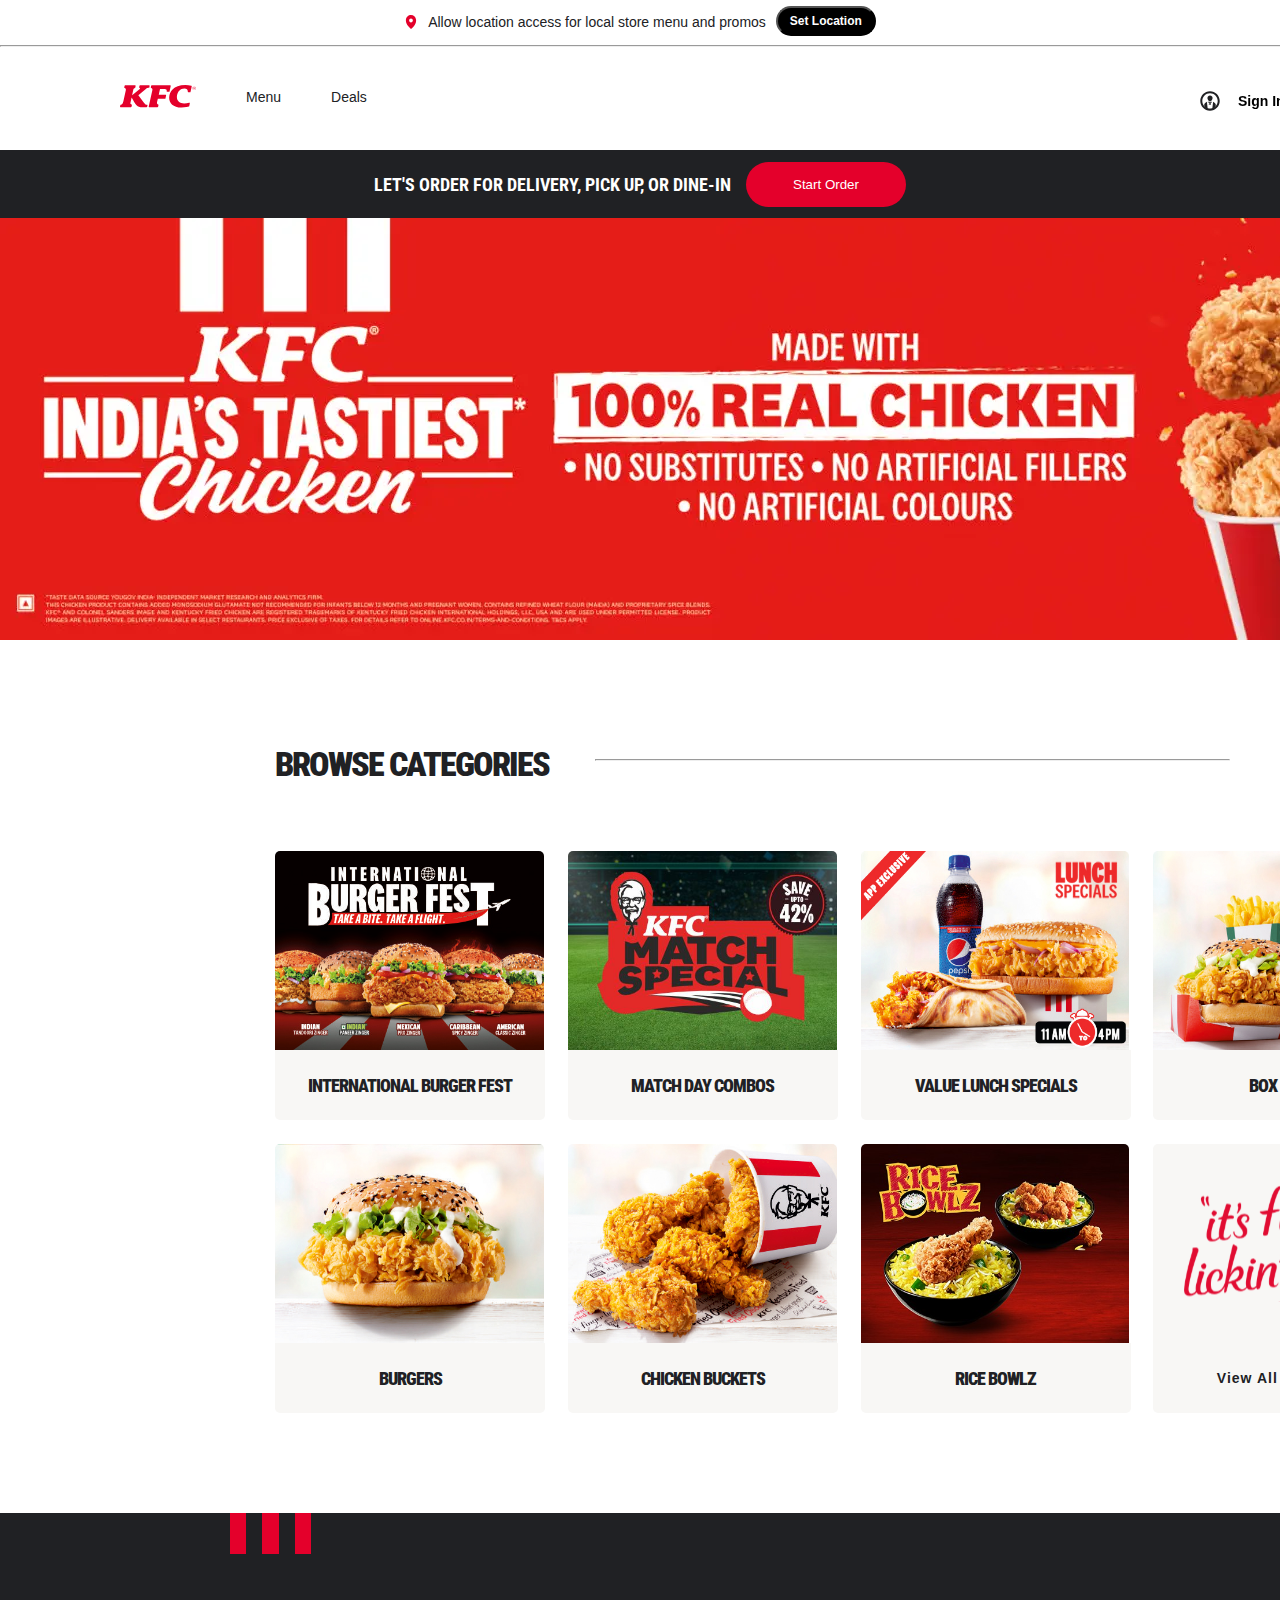
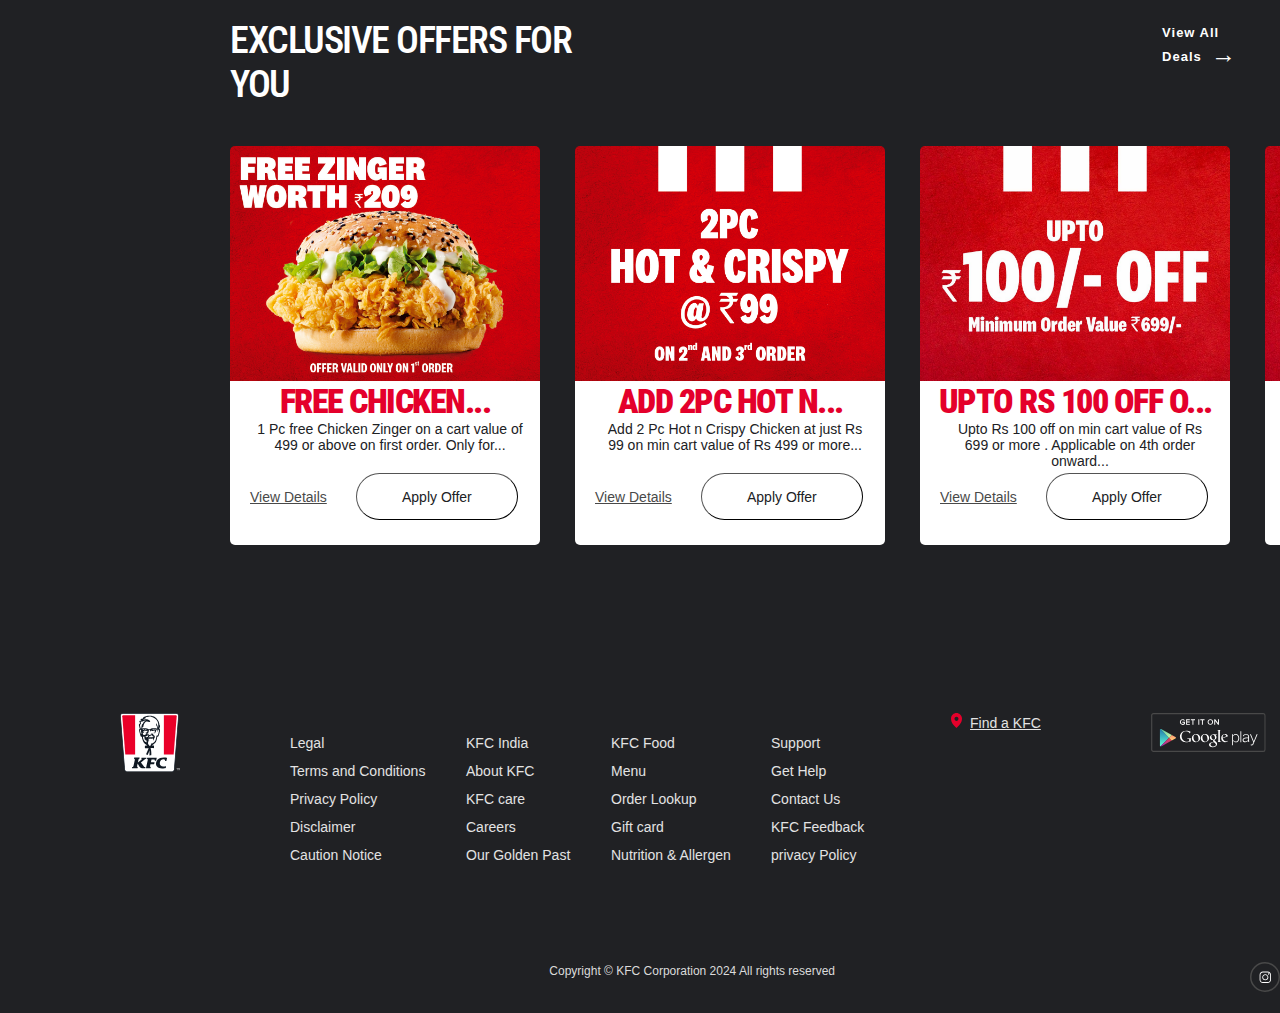
<file: index.html>
<!DOCTYPE html>
<html lang="en">
    <head>
        <meta charset="UTF-8">
        <meta name="viewport" content="width=device-width, initial-scale=1.0">
        <title>KFC Clone</title>
        <link rel="stylesheet" href="kfc.css">
        <link href="https://fonts.googleapis.com/css2?family=Roboto+Condensed:wght@300;400;700&display=swap" rel="stylesheet">
    </head>
    <body>
        <!-- Header Section -->
         <header>
        <div class="container-head">
        <img class="location-image" src="images/Search_Pin.e88a4d93.svg" alt="location image" >
        <p class="text-location">Allow location access for local store menu and promos</p>
        <button class="set-location-button">Set Location</button>
         </div>
        <hr class="hr-head">
        <div class="container-menu">
        <div class="menu-div">
            <img src="images/kfcLogo.492728c6.svg" alt="kfc Logo" height="23px" width="76px" class="kfc-text-image">
            <p class="menu">Menu</p>
            <p class="deals">Deals</p>
        </div>
        <div class="sign-in-div">
            <img src="images/Account_Icon.svg" alt="account icon" height="20px" width="20px">
            <p class="sign-in-text">Sign In </p>
            <p >&#8377;0</p>
            <div class="cart">
            <img src="images/bucket_cart_icon.svg" alt="bucket cart icon" height="48px" width="48px">
            <div class="cart-count">0</div>
        </div>
    </div>
    </div>
    </header>
    <!-- Header End -->
    <!-- Main -->
    <main>
        <div class="order">
            <p>LET'S ORDER FOR DELIVERY, PICK UP, OR DINE-IN</p>
            <button class="start-order">Start Order</button>
        </div>
        <img class="home-image" src="images/web_1440x396px.webp" alt="Home image" height="422px" width="1536px">
          <div class="menu-title">BROWSE CATEGORIES<hr class="hr-categories">
          <div class="card-container">
            <div class="card">
                <img class="card-image" src="images/CAT289.jpg" alt="card-image" width="268.8px" height="199.1px">
                <div class="container"><span class="container-text">INTERNATIONAL BURGER FEST</span></div>
            </div>

            <div class="card">
                <img class="card-image" src="images/CAT287.jpg" alt="card-image" width="268.8px" height="199.1px">
                <div class="container"><span class="container-text">MATCH DAY COMBOS</span></div>
            </div>

            <div class="card">
                <img class="card-image" src="images/CAT228.jpg" alt="card-image" width="268.8px" height="199.1px">
                <div class="container"><span class="container-text">VALUE LUNCH SPECIALS</span></div>
            </div>

            <div class="card">
                <img class="card-image" src="images/CAT158.jpg" alt="card-image" width="268.8px" height="199.1px">
                <div class="container"><span class="container-text">BOX MEALS</span></div>
            </div>
            <div class="card">
                <img class="card-image" src="images/CAT99.jpg" alt="card-image" width="268.8px" height="199.1px">
                <div class="container"><span class="container-text">BURGERS</span></div>
            </div>

            <div class="card">
                <img class="card-image" src="images/CAT86.jpg" alt="card-image" width="268.8px" height="199.1px">
                <div class="container"><span class="container-text">CHICKEN BUCKETS</span></div>
            </div>

            <div class="card">
                <img class="card-image" src="images/CAT213.jpg" alt="card-image" width="268.8px" height="199.1px">
                <div class="container"><span class="container-text">RICE BOWLZ</span></div>
            </div>

            <div class="card">
                <img class="card-image-view" src="images/finger_lickin.fc21c805.svg" alt="card-image" width="207.35px" height="199.1px">
                <div class="container"><span class="container-text-view">View All Menu</span>&nbsp;<img src="images/black_right_arrow.a801582c.svg" alt="black arrow" height="15.35px" width="30.71px"></div>
            </div>
          </div>
          </div>
          <div class="offer-card-div">
            <div class="rectangle-div">
            <div class="rectangle"></div>
            <div class="rectangle"></div>
            <div class="rectangle"></div>
            <div class="offer-card-heading">
            <div>EXCLUSIVE OFFERS FOR YOU</div>
            <div class="view-deals">View All Deals&nbsp;&nbsp;<span class="white-arrow">&rarr;</span></div>
            </div>
          </div>
          <div class="offer-cards-menu">
            <div class="offer-card">
                <img src="images/CHKZINGER.jpg" alt="ZINGER BURGER" class="offer-image" width="310px" height="234.81px">
                <div class="offer-container"><span class="offer-container-heading">FREE CHICKEN...</span>
                    <span class="offer-container-text">1 Pc free Chicken Zinger on a cart value of 499 or above on first order. Only for...</span></div>
                <div class="button-div"><a href="" class="View-Details">View Details</a>
                <button class="apply-offer-button">Apply Offer</button></div>
            </div>

            <div class="offer-card">
                <img src="images/ADDCHK99.jpg" alt="HOT AND CRISPY" class="offer-image" width="310px" height="234.81px">
                <div class="offer-container"><span class="offer-container-heading">ADD 2PC HOT N...</span>
                    <span class="offer-container-text">Add 2 Pc Hot n Crispy Chicken at just Rs 99 on min cart value of Rs 499 or more...</span></div>
                <div class="button-div"><a href="" class="View-Details">View Details</a>
                <button class="apply-offer-button">Apply Offer</button></div>
            </div>

            <div class="offer-card">
                <img src="images/BIGSAVE.jpg" alt="BIG SAVE" class="offer-image" width="310px" height="234.81px">
                <div class="offer-container"><span class="offer-container-heading">UPTO RS 100 OFF O...</span>
                    <span class="offer-container-text">Upto Rs 100 off on min cart value of Rs 699 or more . Applicable on 4th order onward...</span></div>
                <div class="button-div"><a href="" class="View-Details">View Details</a>
                <button class="apply-offer-button">Apply Offer</button></div>
            </div>

            <div class="offer-card">
                <img src="images/PHP75.jpg" alt="PHONEPE OFFER" class="offer-image" width="310px" height="234.81px">
                <div class="offer-container"><span class="offer-container-heading">GET FLAT RS.75 OF...</span>
                    <span class="offer-container-text">Get flat Rs.75 off on a cart value of Rs.599 or above</span></div>
                <div class="button-div"><a href="" class="View-Details">View Details</a>
                <button class="apply-offer-button">Apply Offer</button></div>
            </div>

            <div class="offer-card">
                <img src="images/YAYPOP.jpg" alt="POP" class="offer-image" width="310px" height="234.81px">
                <div class="offer-container"><span class="offer-container-heading">ADD 2PC HOT N...</span>
                    <span class="offer-container-text">Free Popcorn (Med) on a cart value of 499 or more. Friday only.</span></div>
                <div class="button-div"><a href="" class="View-Details">View Details</a>
                <button class="apply-offer-button">Apply Offer</button></div>
            </div>

            <div class="offer-card">
                <img src="images/YAYCHKN.jpg" alt="FREE CHICKEN" class="offer-image" width="310px" height="234.81px">
                <div class="offer-container"><span class="offer-container-heading">FREE 1PC CHICKEN...</span>
                    <span class="offer-container-text">Free 1pc Chicken on a cart value of 499 or more. Friday only.</span></div>
                <div class="button-div"><a href="" class="View-Details">View Details</a>
                <button class="apply-offer-button">Apply Offer</button></div>
            </div>

            <div class="offer-card">
                <img src="images/YAYSTRIPS.jpg" alt="FREE STRIPS" class="offer-image" width="310px" height="234.81px">
                <div class="offer-container"><span class="offer-container-heading">FREE 3 STRIPS O...</span>
                    <span class="offer-container-text">Free 3pc Strips on a cart value of 499 or more. Friday only.</span></div>
                <div class="button-div"><a href="" class="View-Details">View Details</a>
                <button class="apply-offer-button">Apply Offer</button></div>
            </div>

            <div class="offer-card">
                <img src="images/YAYVZINGER.jpg" alt="FREE ZINGER" class="offer-image" width="310px" height="234.81px">
                <div class="offer-container"><span class="offer-container-heading">FREE VEG ZINGER O...</span>
                    <span class="offer-container-text">Free Veg Zinger on a cart value of 499 or more. Friday only.</span></div>
                <div class="button-div"><a href="" class="View-Details">View Details</a>
                <button class="apply-offer-button">Apply Offer</button></div>
            </div>

            <div class="offer-card">
                <img src="images/YAYFRIES.jpg" alt="FREE FRIES" class="offer-image" width="310px" height="234.81px">
                <div class="offer-container"><span class="offer-container-heading">FREE FRIES(MED)...</span>
                    <span class="offer-container-text">Free Fries (Med) on a cart value of 499 or more. Friday only.</span></div>
                <div class="button-div"><a href="" class="View-Details">View Details</a>
                <button class="apply-offer-button">Apply Offer</button></div>
            </div>

          </div>
          </div>
     </main>
     <!-- Main End -->
      <!-- Footer -->
       <footer>
        <div class="kfc-logo"><img src="images/KFC_Logo.svg" alt="kfv logo"></div>
            <div class="links">
                <ul>
                    <li><a href="">Legal</a></li>
                    <li><a href="">Terms and Conditions</a></li>
                    <li><a href="">Privacy Policy</a></li>
                    <li><a href="">Disclaimer</a></li>
                    <li><a href="">Caution Notice</a></li>
                </ul>
            </div>

            <div class="links">
                <ul>
                    <li><a href="">KFC India</a></li>
                    <li><a href="">About KFC</a></li>
                    <li><a href="">KFC care</a></li>
                    <li><a href="">Careers</a></li>
                    <li><a href="">Our Golden Past</a></li>
                </ul>
            </div>

            <div class="links">
                <ul>
                    <li><a href="">KFC Food</a></li>
                    <li><a href="">Menu</a></li>
                    <li><a href="">Order Lookup</a></li>
                    <li><a href="">Gift card</a></li>
                    <li><a href="">Nutrition & Allergen</a></li>
                </ul>
            </div>

            <div class="links">
                <ul>
                    <li><a href="">Support</a></li>
                    <li><a href="">Get Help</a></li>
                    <li><a href="">Contact Us</a></li>
                    <li><a href="">KFC Feedback</a></li>
                    <li><a href="">privacy Policy</a></li>
                </ul>
            </div>
            <div class="find-kfc"><img src="images/Find_KFC.svg" alt="find KFC">&nbsp;
            <a href="">Find a KFC</a>
            </div>
            <div><img src="images/google_play.svg" alt="google_play" width="115px"></div>
            <div><img src="images/apple.svg" alt="apple" width="115px"></div>
            <span class="Copyright">Copyright © KFC Corporation 2024 All rights reserved</span>
            <span  class="social-media"><img src="images/Social_Insta_White.svg" alt="Instagram" >
            <img src="images/Social_Facebook_White.svg" alt="Facebook" >
            <img src="images/Social_Twitter_White.svg" alt="Twitter"></span>
       </footer>
       <!-- Footer End -->
    </body>
</html>
</file>
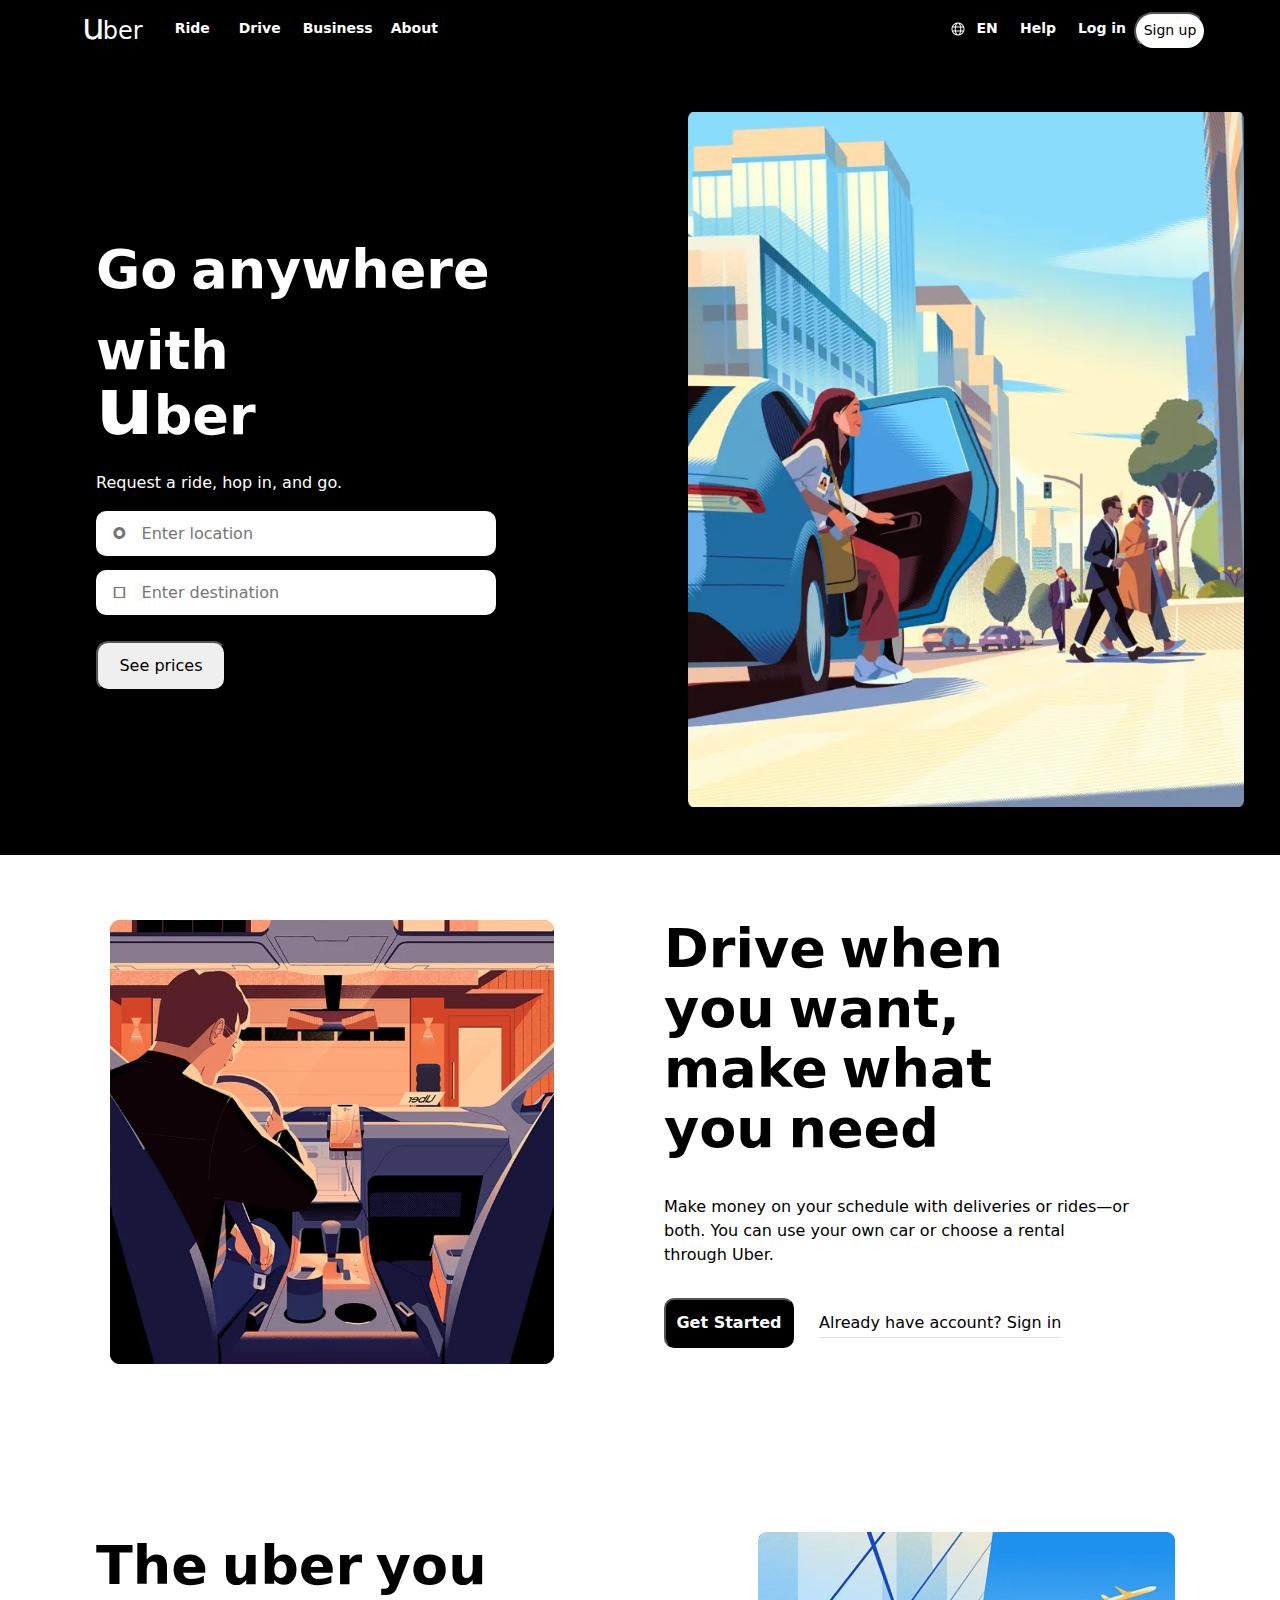
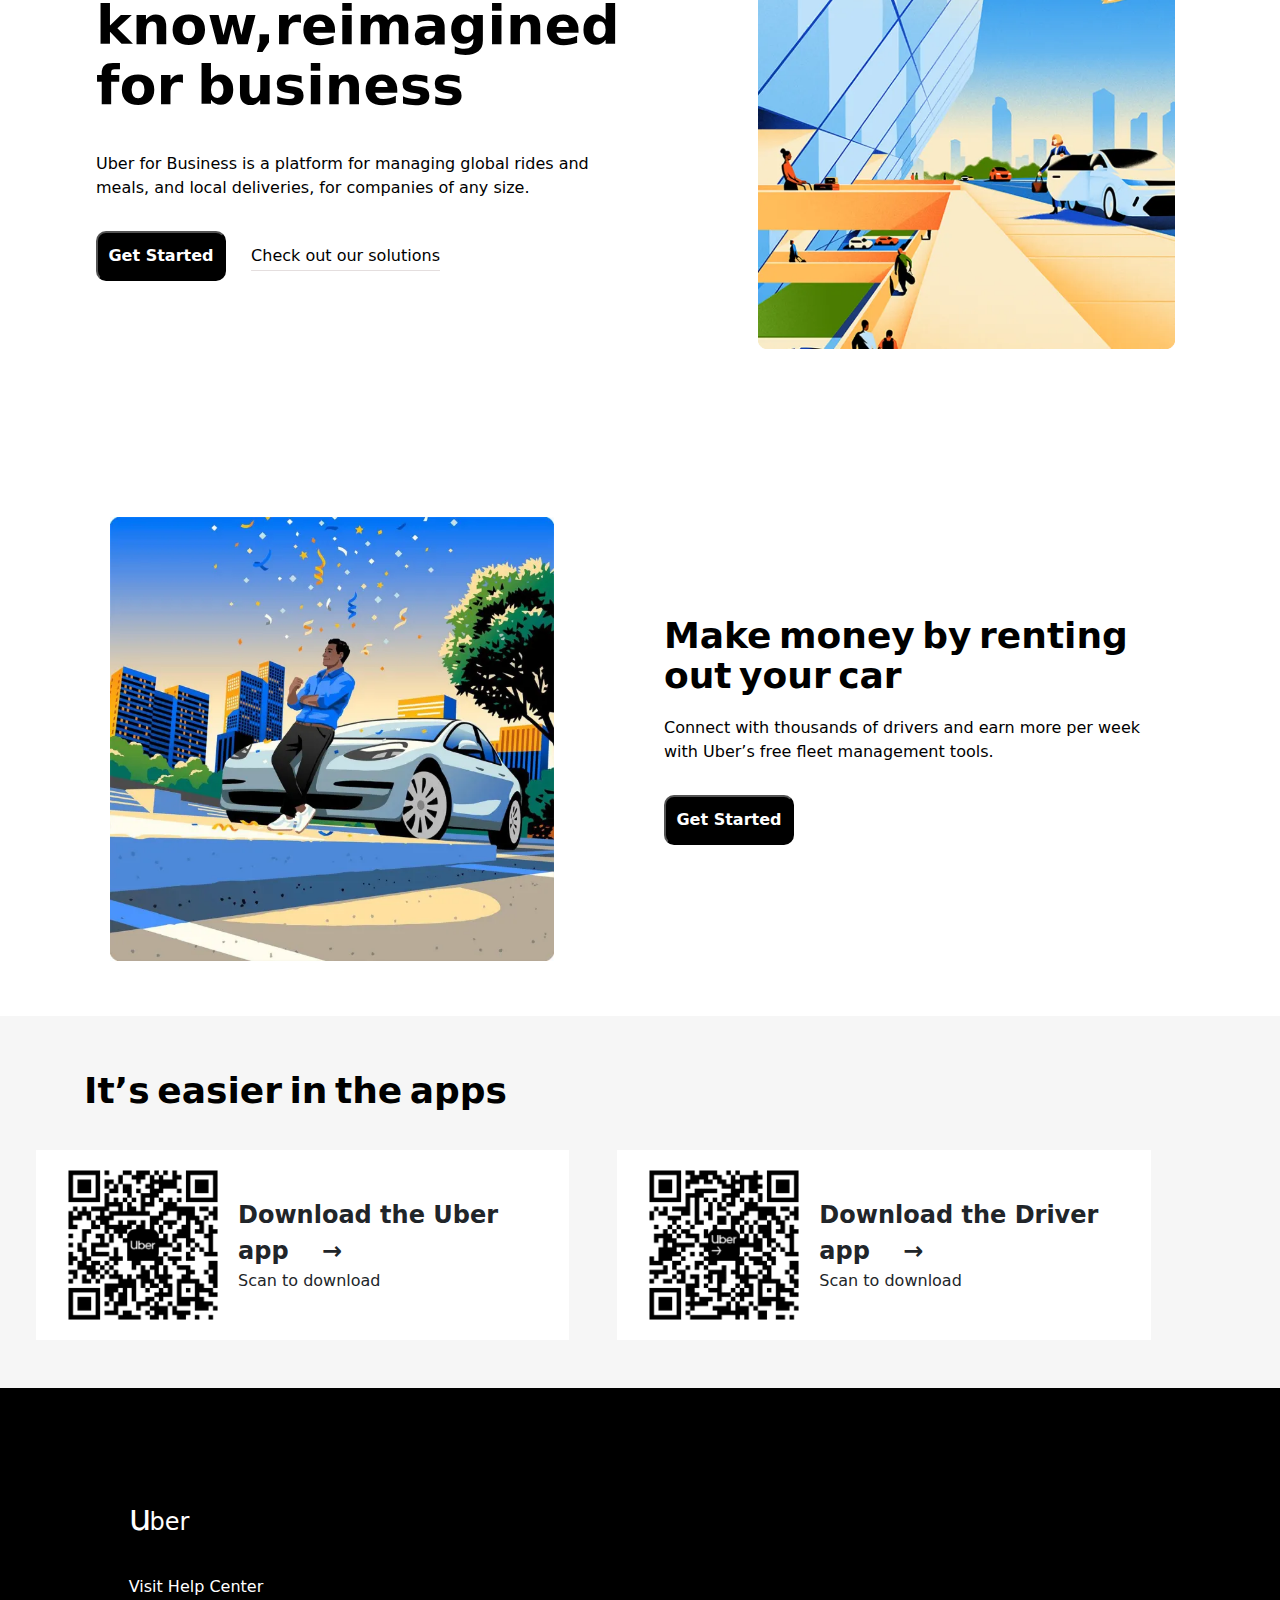
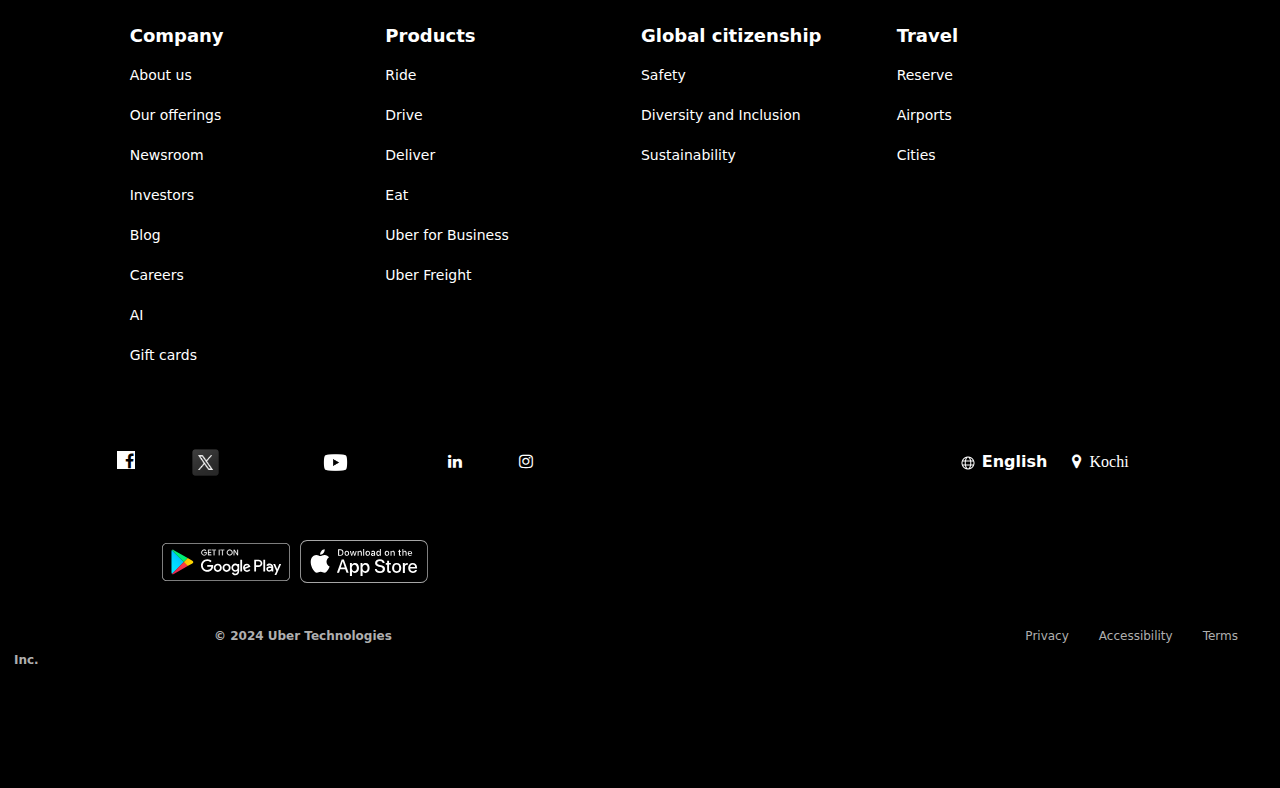
<file: uber-responsive/index.html>
<!DOCTYPE html>
<html lang="en">
<head>
    <meta charset="UTF-8">
    <meta name="viewport" content="width=device-width, initial-scale=1.0">
    <title>Uber Responsive</title>
    <link href="https://cdn.jsdelivr.net/npm/bootstrap@5.3.3/dist/css/bootstrap.min.css" rel="stylesheet">
    <link rel="stylesheet" href="https://cdnjs.cloudflare.com/ajax/libs/font-awesome/4.7.0/css/font-awesome.min.css">
    <script src="https://cdn.jsdelivr.net/npm/bootstrap@5.3.3/dist/js/bootstrap.bundle.min.js"></script>
    <link rel="stylesheet" href="uber-responsive.css">  
</head>
<body>
    <!-- Header Section -->
     <header>
    <div class="container d-none d-lg-block">
     <div class="row">
        <div class="col-md-8 d-flex">
        <a href="#" class="uber-text font-sm-20 font-lg-24"><span class="uber-text-first-letter">u</span>ber</a>
        <nav class="navbar-left mt-3">
            <ul>
                <li><a href="">Ride</a></li>
                <li><a href="">Drive</a></li>
                <li><a href="">Business</a></li>
                <li><a href="" class="ms-4">About</a></li>
            </ul>
        </nav>
        </div>
        <div class="col-md-4 d-flex justify-content-end">
            <nav class="navbar-right mt-3 ">
                <ul> 
                    <li><img src="uber-images/icons8-globe-64.png" alt="globe image" class="global-image ">&nbsp;&nbsp;<a href="">EN</a></li>
                    <li><a href="">Help</a></li>
                    <li><a href="">Log in</a></li>
                    <li><button class="sign-up-button">Sign up</button></li>
                </ul>
            </nav>
        </div>
     </div>
    </div>
    <div class="container-fluid ">
        <div class="row ">
        <div class="col-8  d-lg-none ms-2">
            <a href="#" class="uber-text font-sm-20"><span class="uber-text-first-letter">u</span>ber</a>
        </div>
        <div class="col-2  d-lg-none ">
            <nav class="navbar-right mt-3 ">
                <ul> 
                    <li class="me-2">Log&nbsp;in</li>
                    <li class="me-3"><button class="sign-up-button ">Sign up</button></li>
                    <li class="text-white fs-3">&#9552;</li>
                </ul>
            </nav>
        </div>
    </div>
    </div>
    <div class="row">
    <div class="col-lg-6 col-md-12 col-sm-12 d-flex align-items-center  p-lg-5">
    <div class="container m-lg-5 input-div ">
        <p class="Go-uber">Go anywhere with <span class="uber">uber</span></p>
        <p class="text-white">Request a ride, hop in, and go.</p>
        <input type="text" class="input-location" placeholder="   &#128905;   Enter location"><br>
        <input type="text" class="input-location" placeholder="   &#128913;   Enter destination"><br>
        <input type="button" class="see-prices-button" value="See prices">
    </div>
    </div>
    <div class="col-lg-6 col-md-12 col-sm-12 p-sm-5 pt-5 pb-5 image-div"><img src="uber-images/Ride-with-Uber.webp" class="w-100" alt="Ride with Uber" ></div>
</div>
</div>
    </header>
     <!-- Header End -->

     <!-- Main Section -->
     <main>
        <div class="row container-uber d-flex">
            <div class="col-lg-6 col-md-12 col-sm-12 order-lg-2 order-md-1 order-sm-1 div pt-sm-5 d-flex align-items-center">
                <div class="container ">
                <p class="text-main">Drive when you want, make what you need</p>
                <pre class="description-text text-black">
Make money on your schedule with deliveries or rides—or 
both. You can use your own car or choose a rental
through Uber.</pre>
                    <button class="get-started-button">Get Started</button>
                    <a href="#" class="have-account">Already have account? Sign in</a>
            </div>
        </div>
        <div class="col-lg-6 col-md-12 col-sm-12 order-lg-1 order-md-2 order-sm-2 ps-5 d-flex justify-content-center image-main"><img src="uber-images/earner-illustra.webp" class="w-75" alt="Earner" ></div>
    </div>


        <div class="row container-uber d-flex">
            <div class="col-lg-6 col-md-12 col-sm-12 div d-flex align-items-center p-lg-5 ">
                <div class="container m-lg-5 ">
                <p class="text-main">The uber you know,reimagined for business</p>
                <pre class="description-text text-black">
Uber for Business is a platform for managing global rides and
meals, and local deliveries, for companies of any size.</pre>
                    <button class="get-started-button">Get Started</button>
                    <a href="#" class="have-account">Check out our solutions</a>
            </div>
        </div>
            <div class="col-lg-6 col-md-12 col-sm-12 p-sm-5 pt-5 pb-5 d-flex justify-content-center image-main"><img src="uber-images/u4b-square.webp" alt="uber-square" class="w-75"></div>
        </div>

        <div class="row container-uber d-flex">
            <div class="col-lg-6 col-md-12 col-sm-12 order-lg-2 order-md-1 order-sm-1 div pt-sm-5 d-flex align-items-center div">
                <div class="container">
                <p class="last-text-main">Make money by renting out your car</p>
                <pre class="description-text text-black">
Connect with thousands of drivers and earn more per week
with Uber’s free fleet management tools.</pre>
                    <button class="get-started-button">Get Started</button>
            </div>
        </div>
            <div class="col-lg-6 col-md-12 col-sm-12 order-lg-1 order-md-2 order-sm-2 ps-5 d-flex justify-content-center image-main"><img src="uber-images/fleet-management.webp" alt="management" class="w-75"></div>
        </div>

        
        <div class="row pb-5 qr-div">
            <p class="ms-5 ps-5 pt-5 qr-text">It’s easier in the apps</p>
            <div class="row container qr-container">
                <div class="col-lg-5 col-sm-10 ms-5 d-flex mt-sm-3 qr-first">
                <img src="uber-images/Final-Download-Uber-App.webp" class="p-3 uber-app" alt="uber-app-qr" width="190px" height="190px">
                <div class=" download-container d-flex justify-content-center">
                <span class="download-text">Download the Uber app&nbsp;&nbsp;&nbsp;<strong> &#8594;</strong></span>
                <span>Scan to download</span>
            </div>
            </div>

            <div class="col-lg-5 col-sm-10 d-flex ms-5 mt-sm-3 qr-second">
                <div class="qr-image">
                <img src="uber-images/QR_https___t.uber.com_download-driver-app.webp" class="p-3 uber-app" alt="driver-app-qr" width="190px" height="190px" >
                </div>
                <div class="download-container d-flex justify-content-center">
                <span class="download-text">Download the Driver app&nbsp;&nbsp;&nbsp;<strong> &#8594;</strong></span>
                <span>Scan to download</span>
            </div>
            </div>
        </div>
       </main>
       <!-- Main End -->

       <!-- Footer Start -->
       <footer>
        <div class="container-fluid footer-div">
            <div class="container col-lg-10">
            <p class=" uber-text">uber</p>
            <p class="visit-text">Visit Help Center</p>
            <table class="table-responsive">
                <tr>
                    <th class="col-lg-3 col-md-6 col-sm-12">Company</th>
                    <th class="col-lg-3 col-md-6 col-sm-12">Products</th>
                    <th class="col-lg-3 col-md-6 col-sm-12">Global citizenship</th>
                    <th class="col-lg-3 col-md-6 col-sm-12">Travel</th>
                </tr>

                <tr>
                    <td>About us</td>
                    <td>Ride</td>
                    <td>Safety</td>
                    <td>Reserve</td>
                </tr>

                <tr>
                    <td>Our offerings</td>
                    <td>Drive</td>
                    <td>Diversity and Inclusion</td>
                    <td>Airports</td>
                </tr>

                <tr>
                    <td>Newsroom</td>
                    <td>Deliver</td>
                    <td>Sustainability</td>
                    <td>Cities</td>
                </tr>

                <tr>
                    <td>Investors</td>
                    <td>Eat</td>
                    <td></td>
                    <td></td>
                </tr>

                <tr>
                    <td>Blog</td>
                    <td>Uber for Business</td>
                    <td></td>
                    <td></td>
                </tr>

                <tr>
                    <td>Careers</td>
                    <td>Uber Freight</td>
                    <td></td>
                    <td></td>
                </tr>

                <tr>
                    <td>AI</td>
                    <td></td>
                    <td></td>
                    <td></td>
                </tr>

                <tr>
                    <td>Gift cards</td>
                    <td></td>
                    <td></td>
                    <td></td>
                </tr>

            </table>
            </div>
        <button id="scrollToTopBtn">&uarr;</button>
        <div class="icon-container col-lg-10 mx-auto">
            <i class="fa me-5 fa-facebook"></i>
            <img src="uber-images/icons8-twitterx-48.png" class="icon" alt="" width="35px" height="35px">
            <img src="uber-images/social.png" alt="" class="icon" width="35px" height="35px">
            <i class="fa me-5 fa-linkedin"></i>
            <i class="fa me-5 fa-instagram"></i>
            <span class="language-text"><img src="uber-images/icons8-globe-64.png" alt="globe image" class="global-image">
            English</span>
            <span class="fa me-5 fa-map-marker location-text">&nbsp;&nbsp;Kochi</span>
        </div>
        <img src="uber-images/app-store-google-4d63c31a3e.svg" alt="play-store" class="play-store" width="128px">&nbsp;
        <img src="uber-images/app-store-apple-f1f919205b.svg" alt="app-store" class="app-store" width="128px">
       <ul class="footer-links">
        <li lass="copyright-text"><span class="copyright-text">© 2024 Uber Technologies Inc.</span></li>
        <li><a href="#">Privacy</a></li>
        <li><a href="#">Accessibility</a></li>
        <li><a href="#">Terms</a></span></li>
       </ul>
        </div>
     </footer>
     <!-- Footer End -->
     <script>
        // Get the button
        let mybutton = document.getElementById("scrollToTopBtn");
    
        // When the user scrolls down 20px from the top of the document, show the button
        window.onscroll = function() {
            scrollFunction();
        };
    
        function scrollFunction() {
            if (document.body.scrollTop > 60 || document.documentElement.scrollTop > 60) {
                mybutton.style.display = "block";
            } else {
                mybutton.style.display = "none";
            }
        }
    
        // When the user clicks on the button, scroll to the top of the document
        mybutton.onclick = function() {
            document.body.scrollTop = 0; // For Safari
            document.documentElement.scrollTop = 0; // For Chrome, Firefox, IE and Opera
        };
    </script>

</body>
</html>
</file>
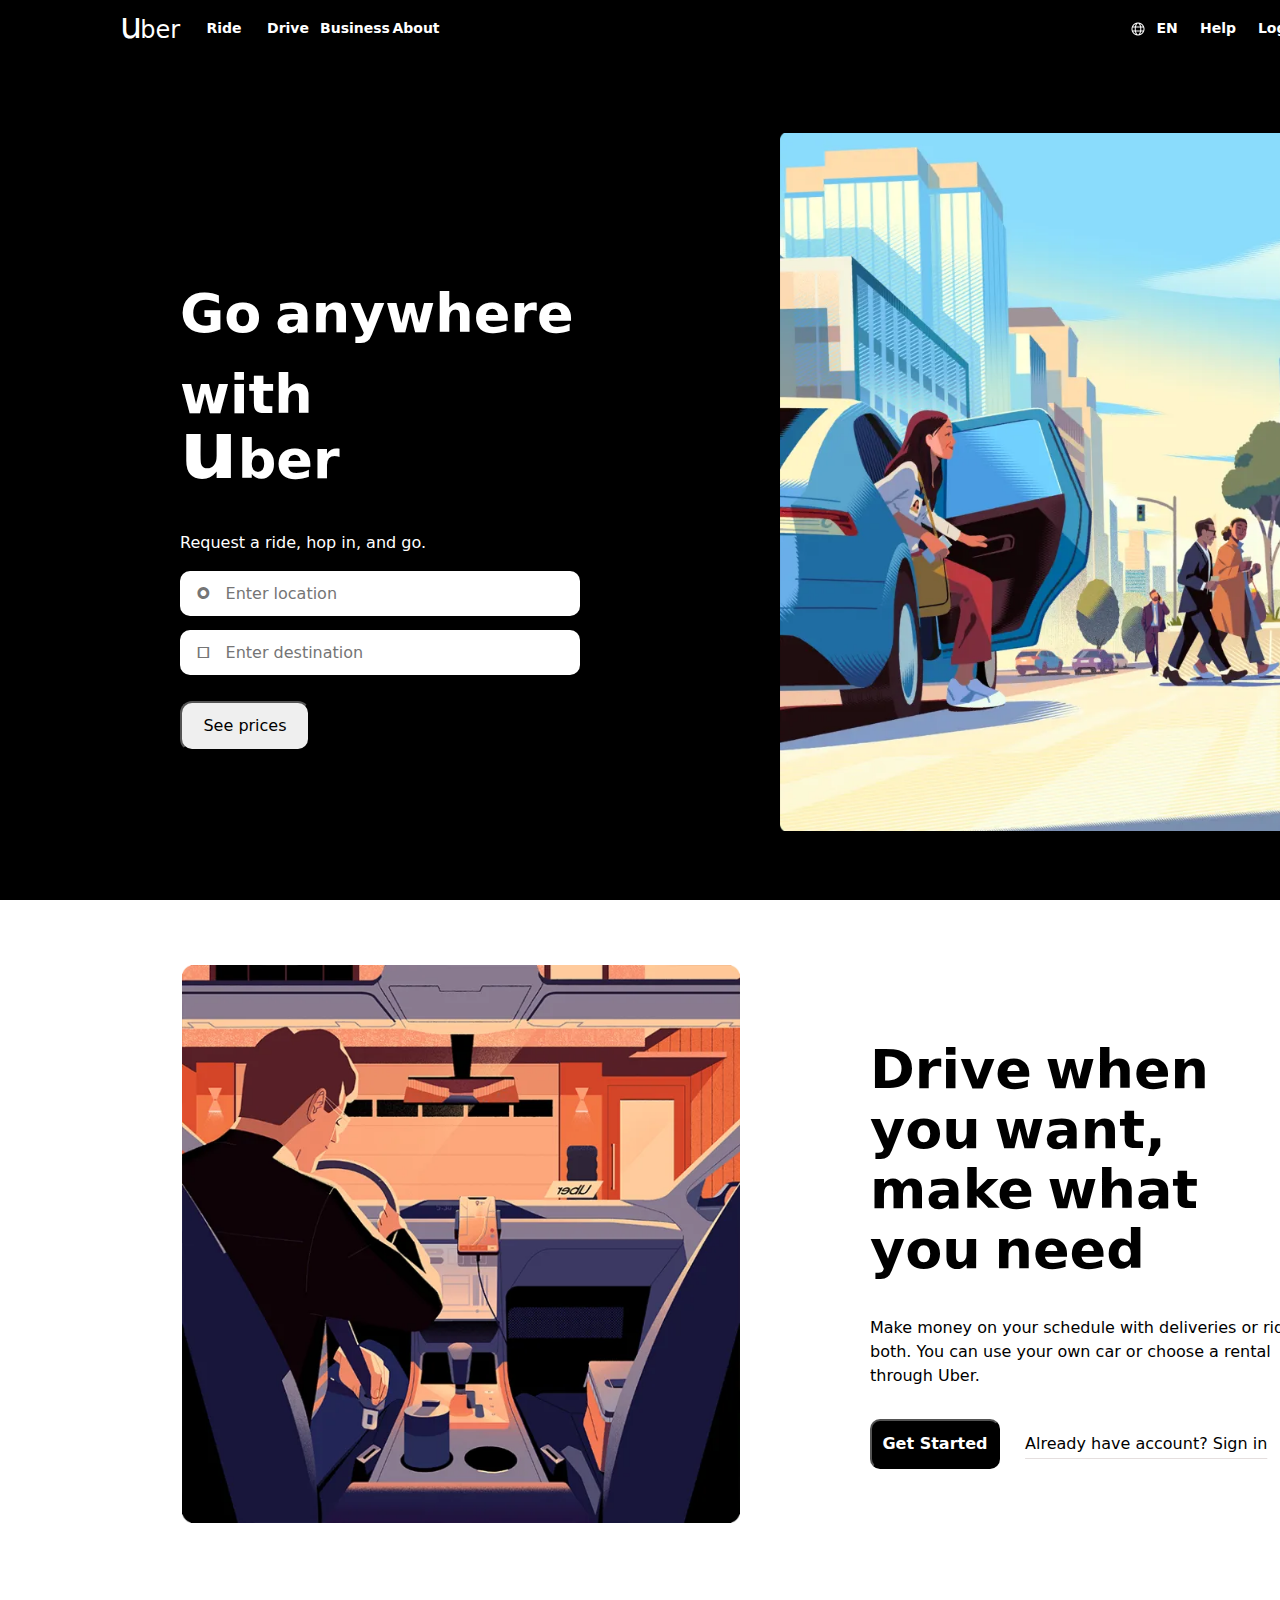
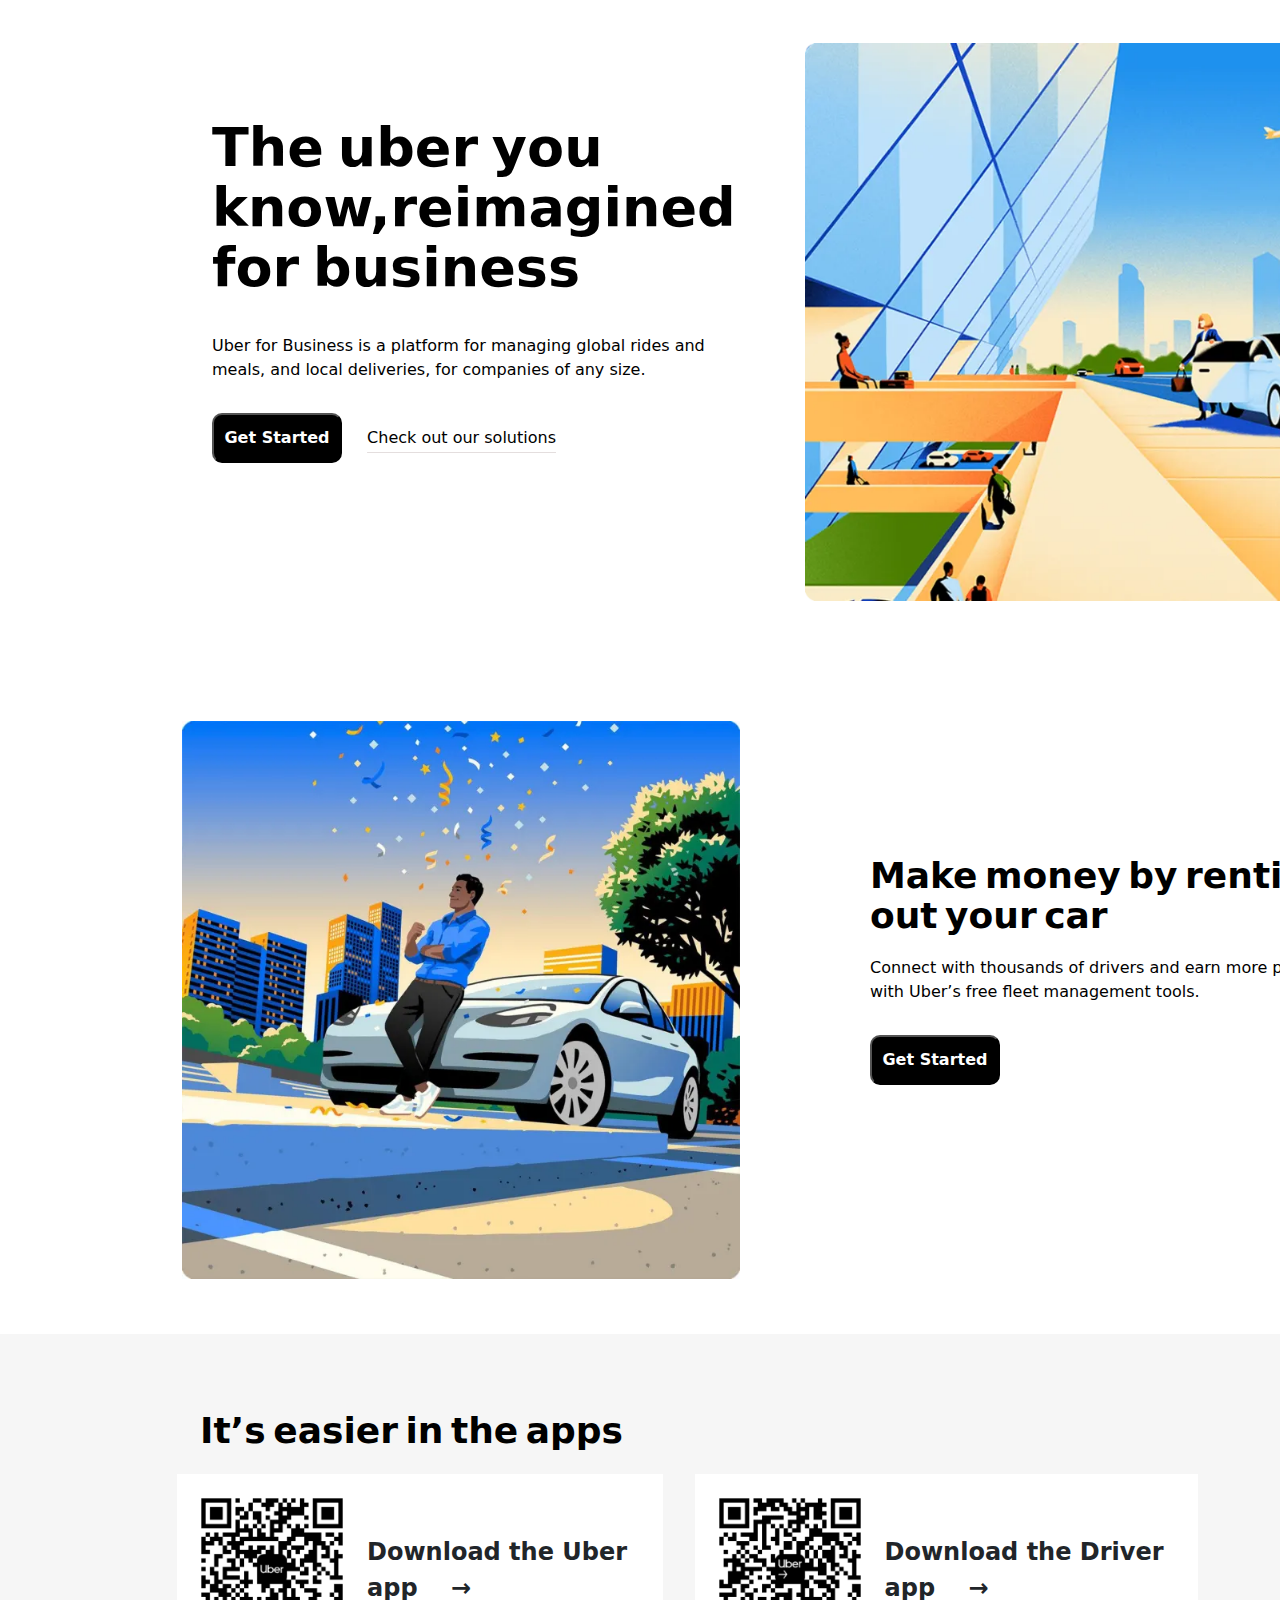
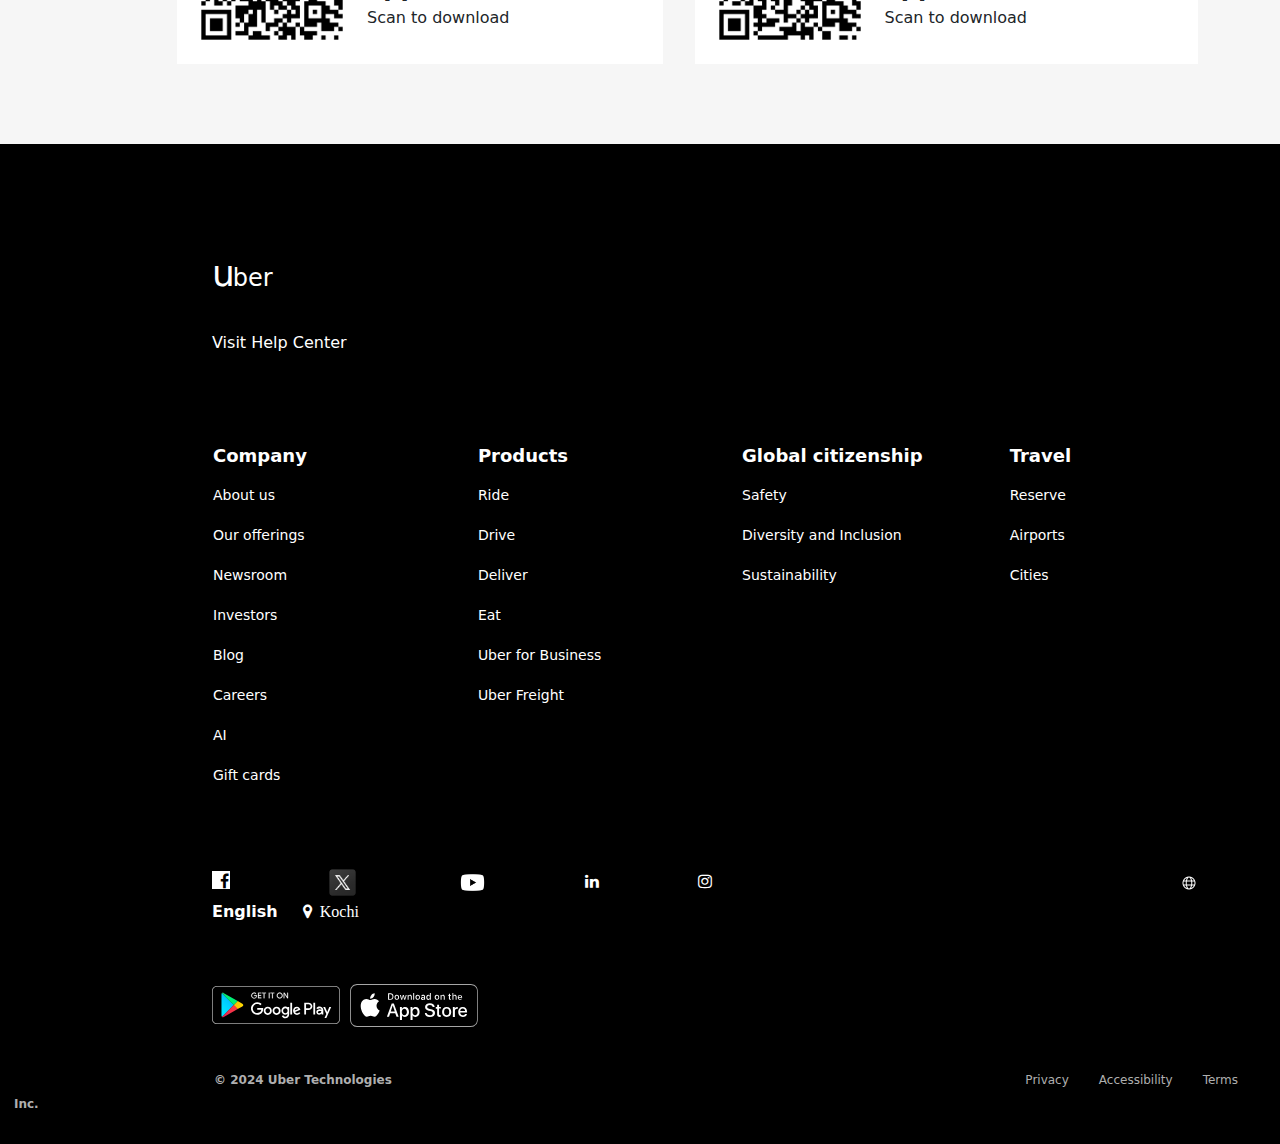
<file: uber/index.html>
<!DOCTYPE html>
<html lang="en">
    <head>
        <meta charset="UTF-8">
        <meta name="viewport" content="width=device-width,initial-scale=1.0">
        <title>Uber Clone</title>
        <link href="https://cdn.jsdelivr.net/npm/bootstrap@5.3.3/dist/css/bootstrap.min.css" rel="stylesheet">
        <link rel="stylesheet" href="https://cdnjs.cloudflare.com/ajax/libs/font-awesome/4.7.0/css/font-awesome.min.css">
        <script src="https://cdn.jsdelivr.net/npm/bootstrap@5.3.3/dist/js/bootstrap.bundle.min.js"></script>
        <link rel="stylesheet" href="uber.css">
    </head>
    <body>
        <!-- Header Section -->
        <header >
            <a href="#" class="uber-text">uber</a>
        <nav class="navbar-left mt-3">
            <ul>
                <li><a href="">Ride</a></li>
                <li><a href="">Drive</a></li>
                <li><a href="">Business</a></li>
                <li><a href="">About</a></li>
            </ul>
        </nav>
        <nav class="navbar-right mt-3 ">
            <ul> 
                <li><img src="uber-images/icons8-globe-64.png" alt="globe image" class="global-image">&nbsp;&nbsp;<a href="">EN</a></li>
                <li><a href="">Help</a></li>
                <li><a href="">Log in</a></li>
                <li><button class="sign-up-button">Sign up</button></li>
            </ul>
        </nav>
        <div class="head-container">
            <div class="input-div">
                <p class="Go-uber">Go anywhere with <span class="uber">uber</span></p>
                <p class="text-white">Request a ride, hop in, and go.</p>
                <input type="text" class="input-location" placeholder="   &#128905;   Enter location">
                <input type="text" class="input-location" placeholder="   &#128913;   Enter destination">
                <button class="see-prices-button">See prices</button>
            </div>
            <div class="image-div"><img src="uber-images/Ride-with-Uber.webp" alt="Ride with Uber" width="558px" height="697.5px"></div>
        </div>
         </header>
         <!-- Header End -->
          <!-- Main Section -->
           <main>
            <div class="container">
                <div class="image-main"><img src="uber-images/earner-illustra.webp" alt="Earner" width="558px" height="558px"></div>
                <div class="div">
                    <p class="text-main">Drive when you want, make what you need</p>
                    <pre class="description-text text-black">
Make money on your schedule with deliveries or rides—or 
both. You can use your own car or choose a rental
through Uber.</pre>
                        <button class="get-started-button">Get Started</button>
                        <a href="#" class="have-account">Already have account? Sign in</a>
                </div>
            </div>

            <div class="container">
                <div class="div">
                    <p class="text-main">The uber you know,reimagined for business</p>
                    <pre class="description-text text-black">
Uber for Business is a platform for managing global rides and
meals, and local deliveries, for companies of any size.</pre>
                        <button class="get-started-button">Get Started</button>
                        <a href="#" class="have-account">Check out our solutions</a>
                </div>
                <div class="image-main"><img src="uber-images/u4b-square.webp" alt="uber-square" width="558px" height="558px"></div>
            </div>

            <div class="container">
                <div class="image-main"><img src="uber-images/fleet-management.webp" alt="management" width="558px" height="558px"></div>
                <div class="div">
                    <p class="last-text-main">Make money by renting out your car</p>
                    <pre class="description-text text-black">
Connect with thousands of drivers and earn more per week
with Uber’s free fleet management tools.</pre>
                        <button class="get-started-button">Get Started</button>
                </div>
            </div>

            <div class=" qr-div">
                <p class="qr-text">It’s easier in the apps</p>
                <div class="container qr-container">
                    <div class="d-flex qr-first">
                    <img src="uber-images/Final-Download-Uber-App.webp" class=" uber-app" alt="uber-app-qr" width="190px" height="190px">
                    <div class=" download-container">
                    <span class="download-text">Download the Uber app&nbsp;&nbsp;&nbsp;<strong> &#8594;</strong></span>
                    <span>Scan to download</span>
                </div>
                </div>

                    <div class="d-flex qr-second">
                    <div class="qr-image">
                    <img src="uber-images/QR_https___t.uber.com_download-driver-app.webp" class="uber-app" alt="driver-app-qr" width="190px" height="190px" >
                    </div>
                    <div class="download-container">
                    <span class="download-text">Download the Driver app&nbsp;&nbsp;&nbsp;<strong> &#8594;</strong></span>
                    <span>Scan to download</span>
                </div>
                </div>
            </div>
           </main>
           <!-- Main End -->
            <!-- Footer Start -->
             <footer>
                <div class="container-fluid footer-div">
                    <p class="uber-text">uber</p>
                    <p class="visit-text">Visit Help Center</p>
                    <table>
                        <tr>
                            <th>Company</th>
                            <th>Products</th>
                            <th>Global citizenship</th>
                            <th>Travel</th>
                        </tr>

                        <tr>
                            <td>About us</td>
                            <td>Ride</td>
                            <td>Safety</td>
                            <td>Reserve</td>
                        </tr>

                        <tr>
                            <td>Our offerings</td>
                            <td>Drive</td>
                            <td>Diversity and Inclusion</td>
                            <td>Airports</td>
                        </tr>

                        <tr>
                            <td>Newsroom</td>
                            <td>Deliver</td>
                            <td>Sustainability</td>
                            <td>Cities</td>
                        </tr>

                        <tr>
                            <td>Investors</td>
                            <td>Eat</td>
                            <td></td>
                            <td></td>
                        </tr>

                        <tr>
                            <td>Blog</td>
                            <td>Uber for Business</td>
                            <td></td>
                            <td></td>
                        </tr>

                        <tr>
                            <td>Careers</td>
                            <td>Uber Freight</td>
                            <td></td>
                            <td></td>
                        </tr>

                        <tr>
                            <td>AI</td>
                            <td></td>
                            <td></td>
                            <td></td>
                        </tr>

                        <tr>
                            <td>Gift cards</td>
                            <td></td>
                            <td></td>
                            <td></td>
                        </tr>

                    </table>

                <button id="scrollToTopBtn">&uarr;</button>
                <div class="icon-container">
                    <i class="fa fa-facebook"></i>
                    <img src="uber-images/icons8-twitterx-48.png" class="icon" alt="" width="35px" height="35px">
                    <img src="uber-images/social.png" alt="" class="icon" width="35px" height="35px">
                    <i class="fa fa-linkedin"></i>
                    <i class="fa fa-instagram"></i>
                    <span class="language-text"><img src="uber-images/icons8-globe-64.png" alt="globe image" class="global-image">
                    English</span>
                    <span class="fa fa-map-marker location-text">&nbsp;&nbsp;Kochi</span>
                </div>
                <img src="uber-images/app-store-google-4d63c31a3e.svg" alt="play-store" class="play-store" width="128px">&nbsp;
                <img src="uber-images/app-store-apple-f1f919205b.svg" alt="app-store" class="app-store" width="128px">
               <ul class="footer-links">
                <li lass="copyright-text"><span class="copyright-text">© 2024 Uber Technologies Inc.</span></li>
                <li><a href="#">Privacy</a></li>
                <li><a href="#">Accessibility</a></li>
                <li><a href="#">Terms</a></span></li>
               </ul>
                </div>
             </footer>
             <!-- Footer End -->
             <script>
                // Get the button
                let mybutton = document.getElementById("scrollToTopBtn");
            
                // When the user scrolls down 20px from the top of the document, show the button
                window.onscroll = function() {
                    scrollFunction();
                };
            
                function scrollFunction() {
                    if (document.body.scrollTop > 60 || document.documentElement.scrollTop > 60) {
                        mybutton.style.display = "block";
                    } else {
                        mybutton.style.display = "none";
                    }
                }
            
                // When the user clicks on the button, scroll to the top of the document
                mybutton.onclick = function() {
                    document.body.scrollTop = 0; // For Safari
                    document.documentElement.scrollTop = 0; // For Chrome, Firefox, IE and Opera
                };
            </script>
            
    </body>

</html>
</file>
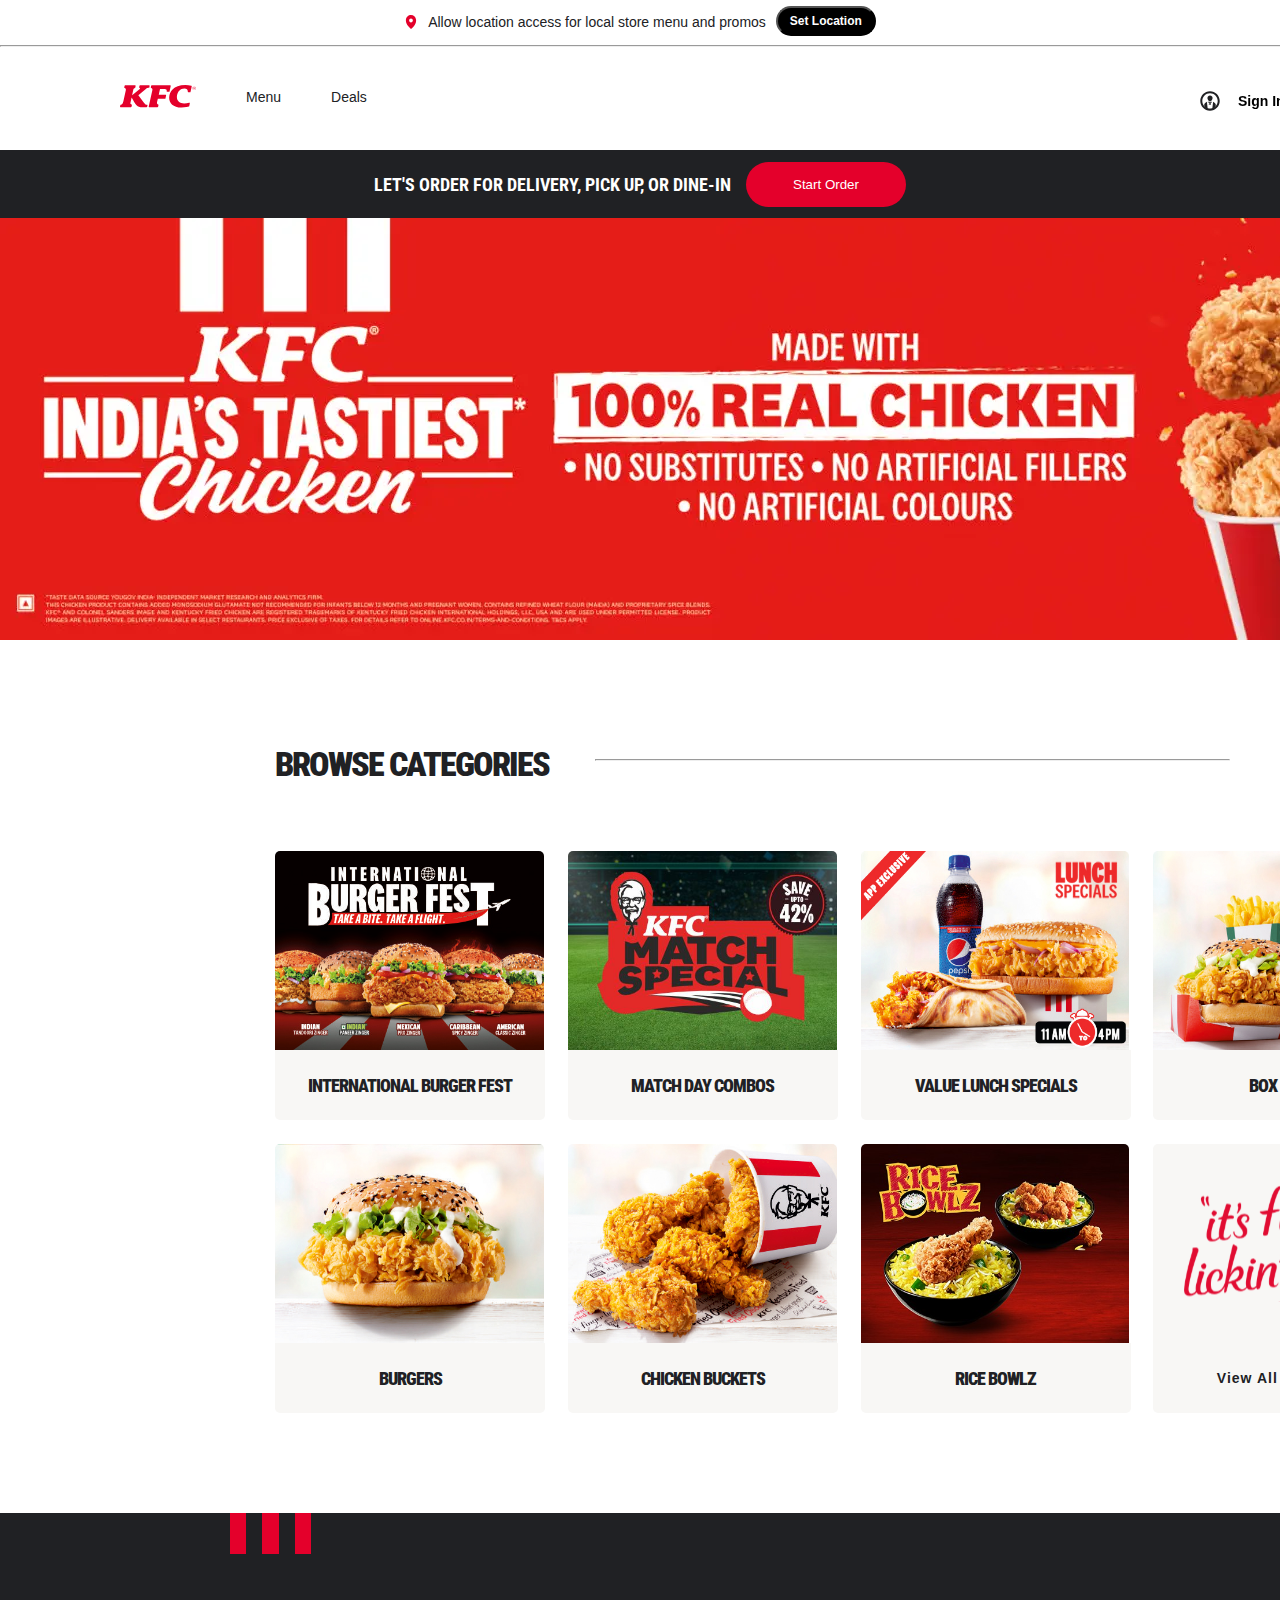
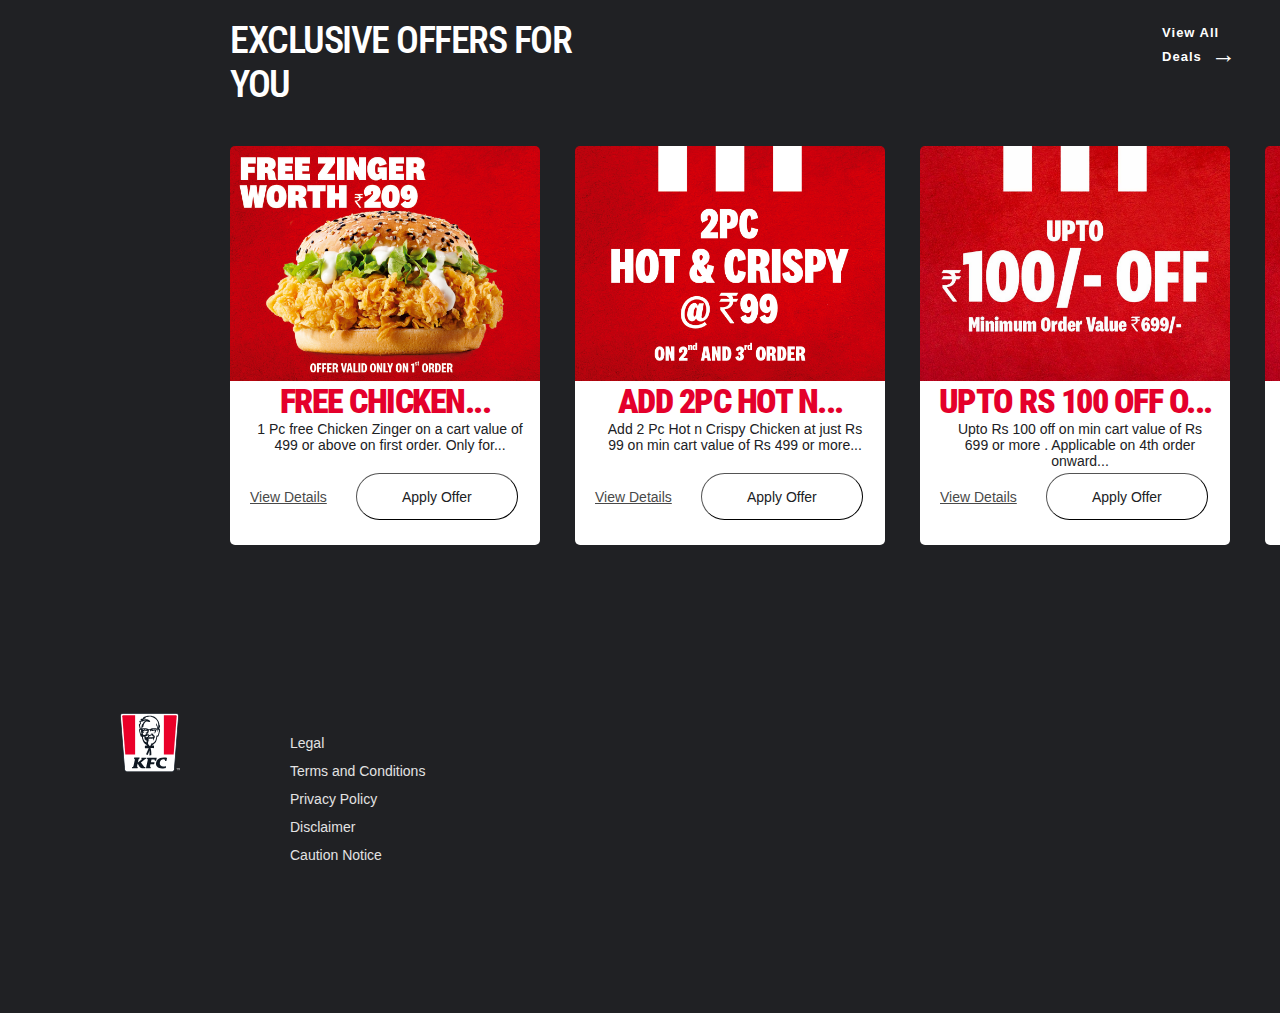
<file: kfc.html>
<!DOCTYPE html>
<html lang="en">
    <head>
        <meta charset="UTF-8">
        <meta name="viewport" content="width=device-width, initial-scale=1.0">
        <title>KFC Clone</title>
        <link rel="stylesheet" href="kfc.css">
        <link href="https://fonts.googleapis.com/css2?family=Roboto+Condensed:wght@300;400;700&display=swap" rel="stylesheet">
    </head>
    <body>
        <!-- Header Section -->
         <header>
        <div class="container-head">
        <img class="location-image" src="images/Search_Pin.e88a4d93.svg" alt="location image" >
        <p class="text-location">Allow location access for local store menu and promos</p>
        <button class="set-location-button">Set Location</button>
         </div>
        <hr class="hr-head">
        <div class="container-menu">
        <div class="menu-div">
            <img src="images/kfcLogo.492728c6.svg" alt="kfc Logo" height="23px" width="76px" class="kfc-text-image">
            <p class="menu">Menu</p>
            <p class="deals">Deals</p>
        </div>
        <div class="sign-in-div">
            <img src="images/Account_Icon.svg" alt="account icon" height="20px" width="20px">
            <p class="sign-in-text">Sign In </p>
            <p >&#8377;0</p>
            <div class="cart">
            <img src="images/bucket_cart_icon.svg" alt="bucket cart icon" height="48px" width="48px">
            <div class="cart-count">0</div>
        </div>
    </div>
    </div>
    </header>
    <!-- Header End -->
    <!-- Main -->
    <main>
        <div class="order">
            <p>LET'S ORDER FOR DELIVERY, PICK UP, OR DINE-IN</p>
            <button class="start-order">Start Order</button>
        </div>
        <img class="home-image" src="images/web_1440x396px.webp" alt="Home image" height="422px" width="1536px">
          <div class="menu-title">BROWSE CATEGORIES<hr class="hr-categories">
          <div class="card-container">
            <div class="card">
                <img class="card-image" src="images/CAT289.jpg" alt="card-image" width="268.8px" height="199.1px">
                <div class="container"><span class="container-text">INTERNATIONAL BURGER FEST</span></div>
            </div>

            <div class="card">
                <img class="card-image" src="images/CAT287.jpg" alt="card-image" width="268.8px" height="199.1px">
                <div class="container"><span class="container-text">MATCH DAY COMBOS</span></div>
            </div>

            <div class="card">
                <img class="card-image" src="images/CAT228.jpg" alt="card-image" width="268.8px" height="199.1px">
                <div class="container"><span class="container-text">VALUE LUNCH SPECIALS</span></div>
            </div>

            <div class="card">
                <img class="card-image" src="images/CAT158.jpg" alt="card-image" width="268.8px" height="199.1px">
                <div class="container"><span class="container-text">BOX MEALS</span></div>
            </div>
            <div class="card">
                <img class="card-image" src="images/CAT99.jpg" alt="card-image" width="268.8px" height="199.1px">
                <div class="container"><span class="container-text">BURGERS</span></div>
            </div>

            <div class="card">
                <img class="card-image" src="images/CAT86.jpg" alt="card-image" width="268.8px" height="199.1px">
                <div class="container"><span class="container-text">CHICKEN BUCKETS</span></div>
            </div>

            <div class="card">
                <img class="card-image" src="images/CAT213.jpg" alt="card-image" width="268.8px" height="199.1px">
                <div class="container"><span class="container-text">RICE BOWLZ</span></div>
            </div>

            <div class="card">
                <img class="card-image-view" src="images/finger_lickin.fc21c805.svg" alt="card-image" width="207.35px" height="199.1px">
                <div class="container"><span class="container-text-view">View All Menu</span>&nbsp;<img src="images/black_right_arrow.a801582c.svg" alt="black arrow" height="15.35px" width="30.71px"></div>
            </div>
          </div>
          </div>
          <div class="offer-card-div">
            <div class="rectangle-div">
            <div class="rectangle"></div>
            <div class="rectangle"></div>
            <div class="rectangle"></div>
            <div class="offer-card-heading">
            <div>EXCLUSIVE OFFERS FOR YOU</div>
            <div class="view-deals">View All Deals&nbsp;&nbsp;<span class="white-arrow">&rarr;</span></div>
            </div>
          </div>
          <div class="offer-cards-menu">
            <div class="offer-card">
                <img src="images/CHKZINGER.jpg" alt="ZINGER BURGER" class="offer-image" width="310px" height="234.81px">
                <div class="offer-container"><span class="offer-container-heading">FREE CHICKEN...</span>
                    <span class="offer-container-text">1 Pc free Chicken Zinger on a cart value of 499 or above on first order. Only for...</span></div>
                <div class="button-div"><a href="" class="View-Details">View Details</a>
                <button class="apply-offer-button">Apply Offer</button></div>
            </div>

            <div class="offer-card">
                <img src="images/ADDCHK99.jpg" alt="HOT AND CRISPY" class="offer-image" width="310px" height="234.81px">
                <div class="offer-container"><span class="offer-container-heading">ADD 2PC HOT N...</span>
                    <span class="offer-container-text">Add 2 Pc Hot n Crispy Chicken at just Rs 99 on min cart value of Rs 499 or more...</span></div>
                <div class="button-div"><a href="" class="View-Details">View Details</a>
                <button class="apply-offer-button">Apply Offer</button></div>
            </div>

            <div class="offer-card">
                <img src="images/BIGSAVE.jpg" alt="BIG SAVE" class="offer-image" width="310px" height="234.81px">
                <div class="offer-container"><span class="offer-container-heading">UPTO RS 100 OFF O...</span>
                    <span class="offer-container-text">Upto Rs 100 off on min cart value of Rs 699 or more . Applicable on 4th order onward...</span></div>
                <div class="button-div"><a href="" class="View-Details">View Details</a>
                <button class="apply-offer-button">Apply Offer</button></div>
            </div>

            <div class="offer-card">
                <img src="images/PHP75.jpg" alt="PHONEPE OFFER" class="offer-image" width="310px" height="234.81px">
                <div class="offer-container"><span class="offer-container-heading">GET FLAT RS.75 OF...</span>
                    <span class="offer-container-text">Get flat Rs.75 off on a cart value of Rs.599 or above</span></div>
                <div class="button-div"><a href="" class="View-Details">View Details</a>
                <button class="apply-offer-button">Apply Offer</button></div>
            </div>

            <div class="offer-card">
                <img src="images/YAYPOP.jpg" alt="POP" class="offer-image" width="310px" height="234.81px">
                <div class="offer-container"><span class="offer-container-heading">ADD 2PC HOT N...</span>
                    <span class="offer-container-text">Free Popcorn (Med) on a cart value of 499 or more. Friday only.</span></div>
                <div class="button-div"><a href="" class="View-Details">View Details</a>
                <button class="apply-offer-button">Apply Offer</button></div>
            </div>

            <div class="offer-card">
                <img src="images/YAYCHKN.jpg" alt="FREE CHICKEN" class="offer-image" width="310px" height="234.81px">
                <div class="offer-container"><span class="offer-container-heading">FREE 1PC CHICKEN...</span>
                    <span class="offer-container-text">Free 1pc Chicken on a cart value of 499 or more. Friday only.</span></div>
                <div class="button-div"><a href="" class="View-Details">View Details</a>
                <button class="apply-offer-button">Apply Offer</button></div>
            </div>

            <div class="offer-card">
                <img src="images/YAYSTRIPS.jpg" alt="FREE STRIPS" class="offer-image" width="310px" height="234.81px">
                <div class="offer-container"><span class="offer-container-heading">FREE 3 STRIPS O...</span>
                    <span class="offer-container-text">Free 3pc Strips on a cart value of 499 or more. Friday only.</span></div>
                <div class="button-div"><a href="" class="View-Details">View Details</a>
                <button class="apply-offer-button">Apply Offer</button></div>
            </div>

            <div class="offer-card">
                <img src="images/YAYVZINGER.jpg" alt="FREE ZINGER" class="offer-image" width="310px" height="234.81px">
                <div class="offer-container"><span class="offer-container-heading">FREE VEG ZINGER O...</span>
                    <span class="offer-container-text">Free Veg Zinger on a cart value of 499 or more. Friday only.</span></div>
                <div class="button-div"><a href="" class="View-Details">View Details</a>
                <button class="apply-offer-button">Apply Offer</button></div>
            </div>

            <div class="offer-card">
                <img src="images/YAYFRIES.jpg" alt="FREE FRIES" class="offer-image" width="310px" height="234.81px">
                <div class="offer-container"><span class="offer-container-heading">FREE FRIES(MED)...</span>
                    <span class="offer-container-text">Free Fries (Med) on a cart value of 499 or more. Friday only.</span></div>
                <div class="button-div"><a href="" class="View-Details">View Details</a>
                <button class="apply-offer-button">Apply Offer</button></div>
            </div>

          </div>
          </div>
     </main>
     <!-- Main End -->
      <!-- Footer -->
       <footer>
        <div class="kfc-logo"><img src="images/KFC_Logo.svg" alt="kfv logo"></div>
        <div class="links-container">
            <div class="links">
                <ul>
                    <li><a href="">Legal</a></li>
                    <li><a href="">Terms and Conditions</a></li>
                    <li><a href="">Privacy Policy</a></li>
                    <li><a href="">Disclaimer</a></li>
                    <li><a href="">Caution Notice</a></li>
                </ul>
                
            </div>
        </div>
       </footer>
       <!-- Footer End -->
    </body>
</html>
</file>
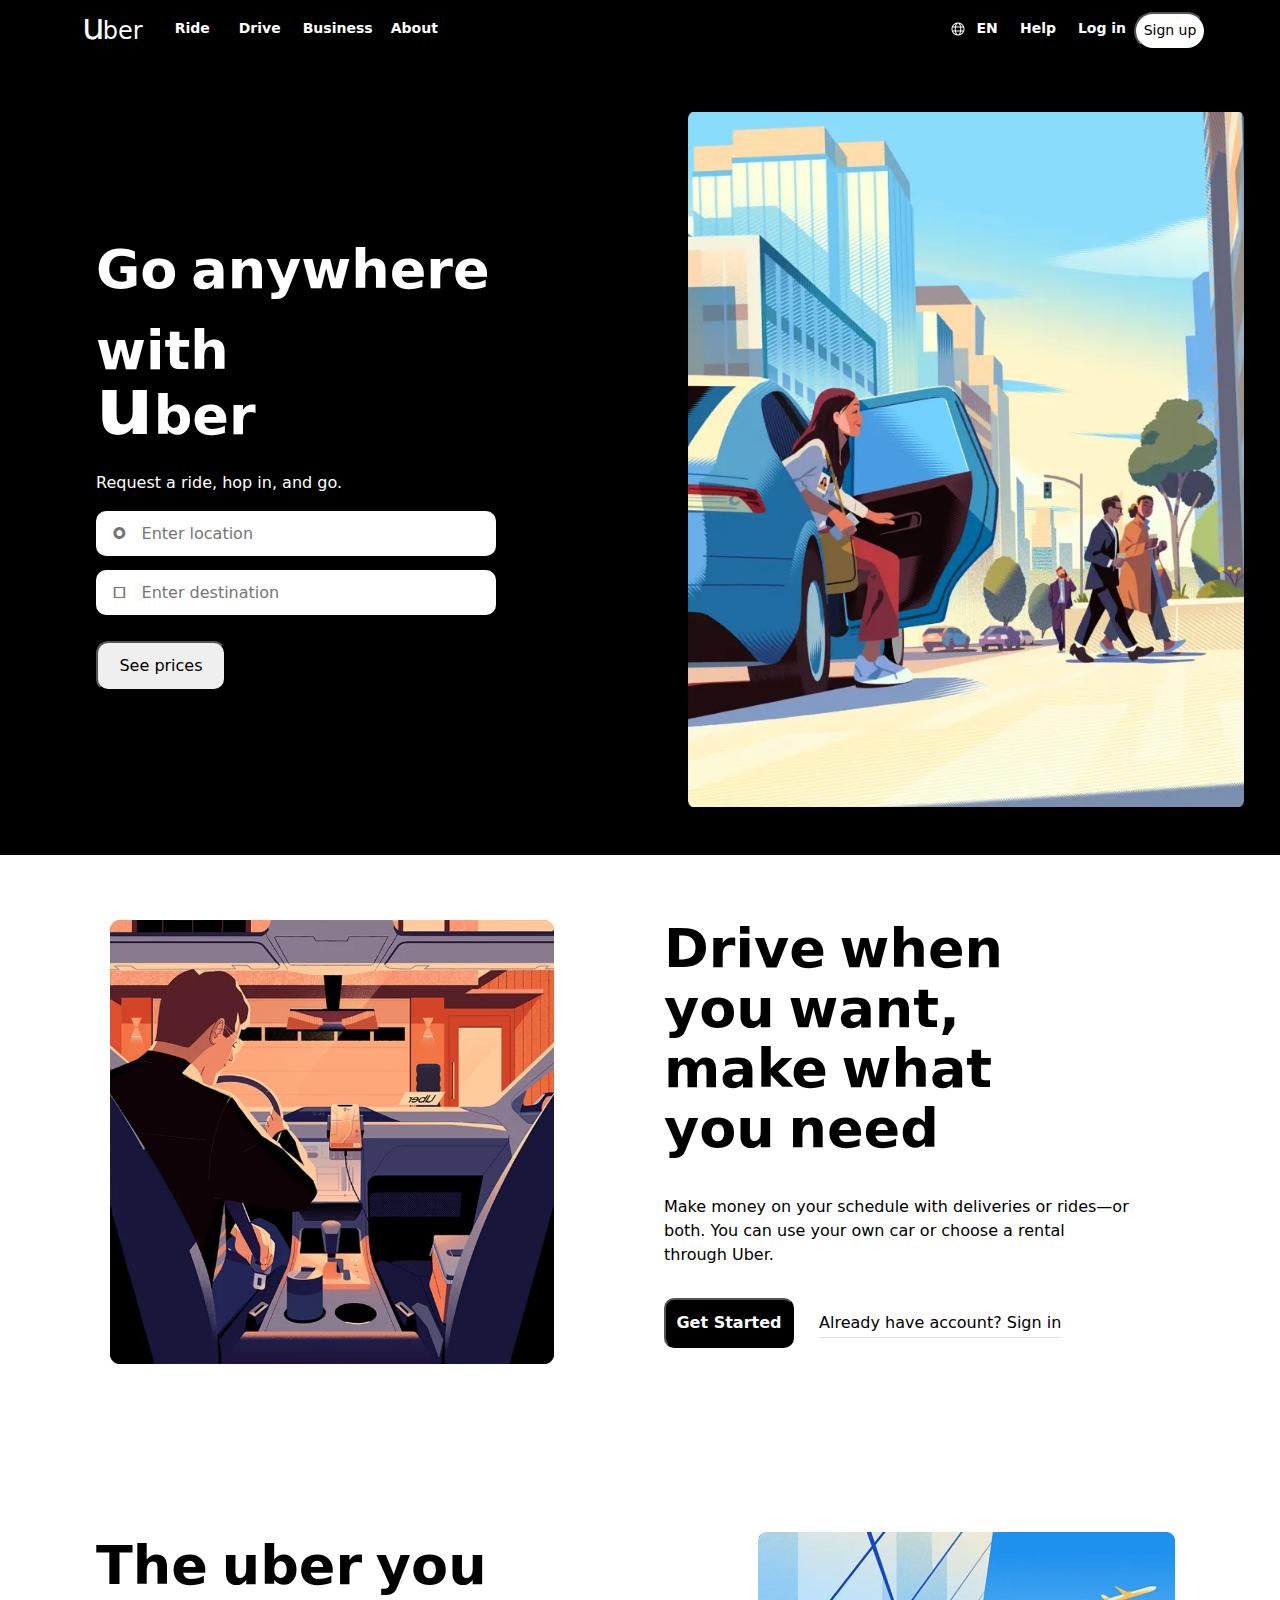
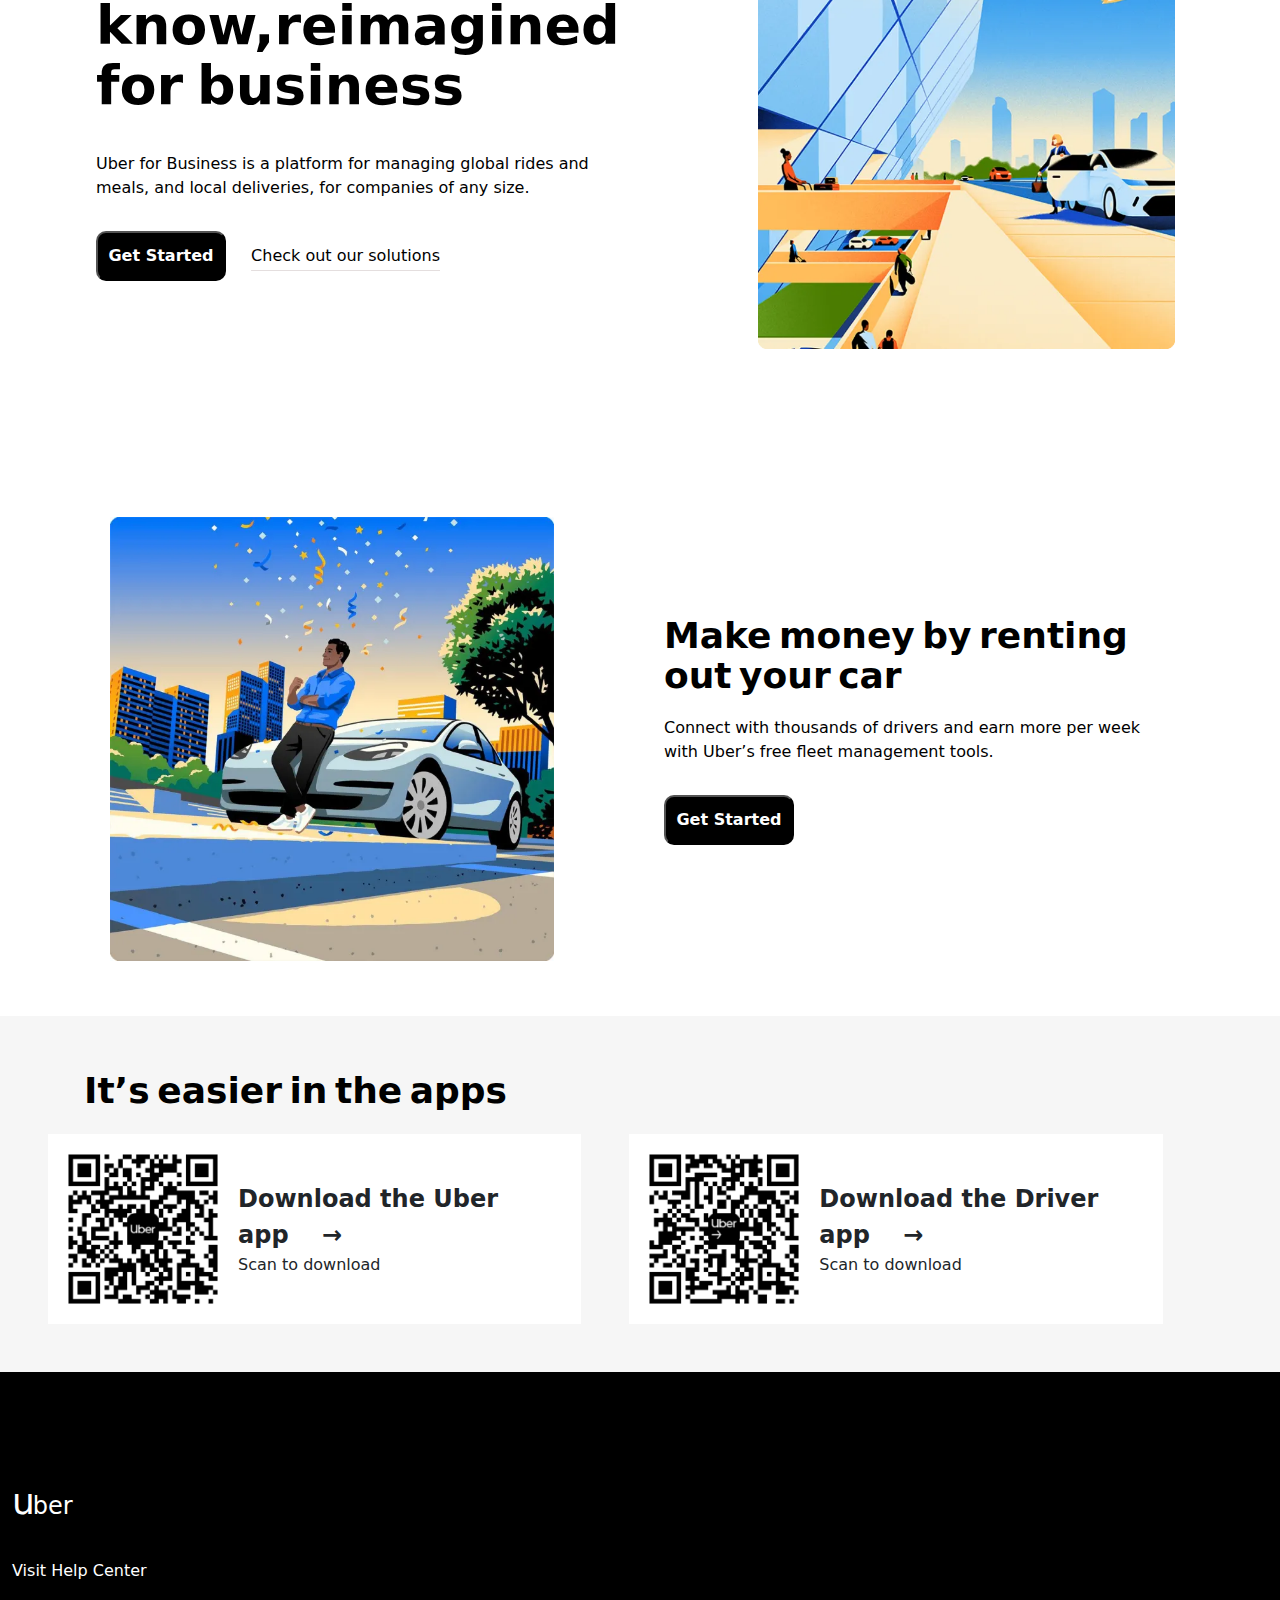
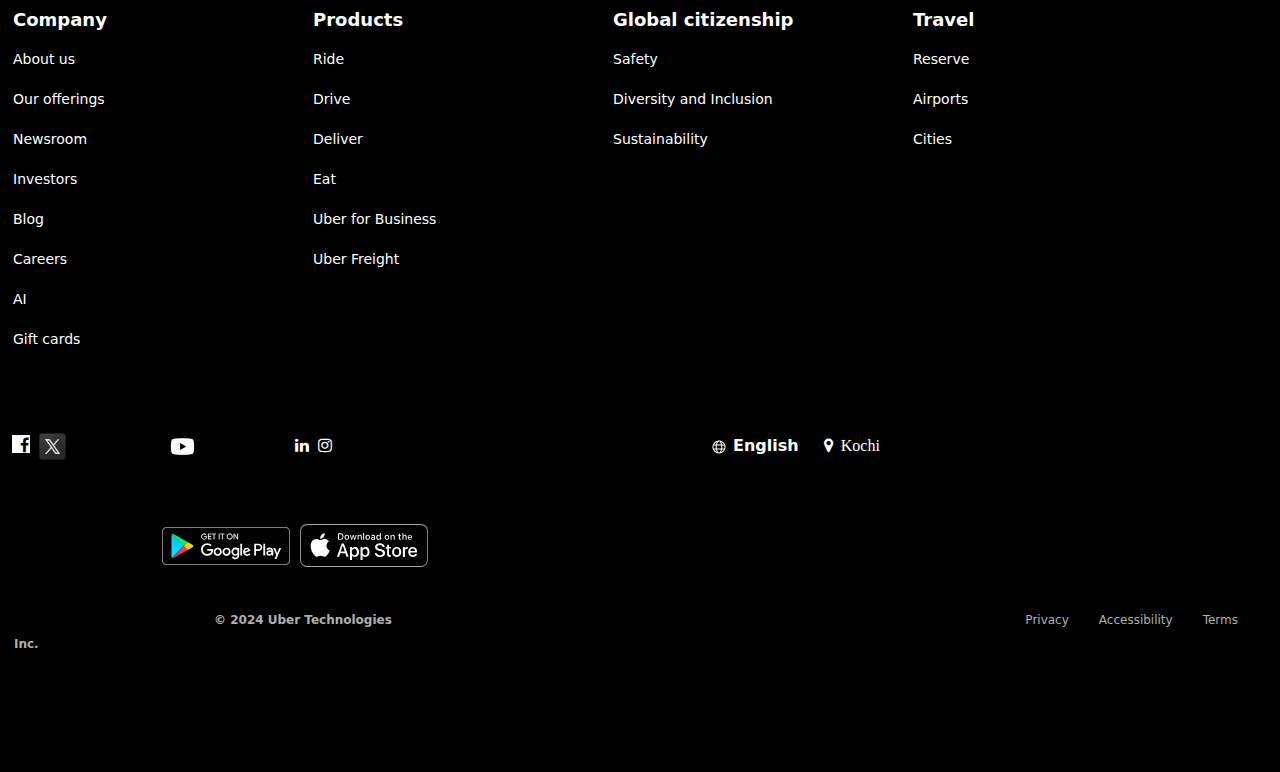
<file: uber-responsive/uber-responsive.html>
<!DOCTYPE html>
<html lang="en">
<head>
    <meta charset="UTF-8">
    <meta name="viewport" content="width=device-width, initial-scale=1.0">
    <title>Uber Responsive</title>
    <link href="https://cdn.jsdelivr.net/npm/bootstrap@5.3.3/dist/css/bootstrap.min.css" rel="stylesheet">
    <link rel="stylesheet" href="https://cdnjs.cloudflare.com/ajax/libs/font-awesome/4.7.0/css/font-awesome.min.css">
    <script src="https://cdn.jsdelivr.net/npm/bootstrap@5.3.3/dist/js/bootstrap.bundle.min.js"></script>
    <link rel="stylesheet" href="uber-responsive.css">  
</head>
<body>
    <!-- Header Section -->
     <header>
    <div class="container d-none d-lg-block">
     <div class="row">
        <div class="col-md-8 d-flex">
        <a href="#" class="uber-text font-sm-20 font-lg-24"><span class="uber-text-first-letter">u</span>ber</a>
        <nav class="navbar-left mt-3">
            <ul>
                <li><a href="">Ride</a></li>
                <li><a href="">Drive</a></li>
                <li><a href="">Business</a></li>
                <li><a href="" class="ms-4">About</a></li>
            </ul>
        </nav>
        </div>
        <div class="col-md-4 d-flex justify-content-end">
            <nav class="navbar-right mt-3 ">
                <ul> 
                    <li><img src="uber-images/icons8-globe-64.png" alt="globe image" class="global-image ">&nbsp;&nbsp;<a href="">EN</a></li>
                    <li><a href="">Help</a></li>
                    <li><a href="">Log in</a></li>
                    <li><button class="sign-up-button">Sign up</button></li>
                </ul>
            </nav>
        </div>
     </div>
    </div>
    <div class="container-fluid ">
        <div class="row ">
        <div class="col-8  d-lg-none ms-2">
            <a href="#" class="uber-text font-sm-20"><span class="uber-text-first-letter">u</span>ber</a>
        </div>
        <div class="col-2  d-lg-none ">
            <nav class="navbar-right mt-3 ">
                <ul> 
                    <li class="me-2">Log&nbsp;in</li>
                    <li class="me-3"><button class="sign-up-button ">Sign up</button></li>
                    <li class="text-white fs-3">&#9552;</li>
                </ul>
            </nav>
        </div>
    </div>
    </div>
    <div class="row">
    <div class="col-lg-6 col-md-12 col-sm-12 d-flex align-items-center  p-lg-5">
    <div class="container m-lg-5 input-div ">
        <p class="Go-uber">Go anywhere with <span class="uber">uber</span></p>
        <p class="text-white">Request a ride, hop in, and go.</p>
        <input type="text" class="input-location" placeholder="   &#128905;   Enter location"><br>
        <input type="text" class="input-location" placeholder="   &#128913;   Enter destination"><br>
        <input type="button" class="see-prices-button" value="See prices">
    </div>
    </div>
    <div class="col-lg-6 col-md-12 col-sm-12 p-sm-5 pt-5 pb-5 image-div"><img src="uber-images/Ride-with-Uber.webp" class="w-100" alt="Ride with Uber" ></div>
</div>
</div>
    </header>
     <!-- Header End -->

     <!-- Main Section -->
     <main>
        <div class="row container-uber d-flex">
            <div class="col-lg-6 col-md-12 col-sm-12 order-lg-2 order-md-1 order-sm-1 div pt-sm-5 d-flex align-items-center">
                <div class="container ">
                <p class="text-main">Drive when you want, make what you need</p>
                <pre class="description-text text-black">
Make money on your schedule with deliveries or rides—or 
both. You can use your own car or choose a rental
through Uber.</pre>
                    <button class="get-started-button">Get Started</button>
                    <a href="#" class="have-account">Already have account? Sign in</a>
            </div>
        </div>
        <div class="col-lg-6 col-md-12 col-sm-12 order-lg-1 order-md-2 order-sm-2 ps-5 d-flex justify-content-center image-main"><img src="uber-images/earner-illustra.webp" class="w-75" alt="Earner" ></div>
    </div>


        <div class="row container-uber d-flex">
            <div class="col-lg-6 col-md-12 col-sm-12 div d-flex align-items-center p-lg-5 ">
                <div class="container m-lg-5 ">
                <p class="text-main">The uber you know,reimagined for business</p>
                <pre class="description-text text-black">
Uber for Business is a platform for managing global rides and
meals, and local deliveries, for companies of any size.</pre>
                    <button class="get-started-button">Get Started</button>
                    <a href="#" class="have-account">Check out our solutions</a>
            </div>
        </div>
            <div class="col-lg-6 col-md-12 col-sm-12 p-sm-5 pt-5 pb-5 d-flex justify-content-center image-main"><img src="uber-images/u4b-square.webp" alt="uber-square" class="w-75"></div>
        </div>

        <div class="row container-uber d-flex">
            <div class="col-lg-6 col-md-12 col-sm-12 order-lg-2 order-md-1 order-sm-1 div pt-sm-5 d-flex align-items-center div">
                <div class="container">
                <p class="last-text-main">Make money by renting out your car</p>
                <pre class="description-text text-black">
Connect with thousands of drivers and earn more per week
with Uber’s free fleet management tools.</pre>
                    <button class="get-started-button">Get Started</button>
            </div>
        </div>
            <div class="col-lg-6 col-md-12 col-sm-12 order-lg-1 order-md-2 order-sm-2 ps-5 d-flex justify-content-center image-main"><img src="uber-images/fleet-management.webp" alt="management" class="w-75"></div>
        </div>

        
        <div class="row pb-5 qr-div">
            <p class="ms-5 ps-5 pt-5 qr-text">It’s easier in the apps</p>
            <div class="container qr-container">
                <div class="col-lg-5 ms-5 d-flex qr-first">
                <img src="uber-images/Final-Download-Uber-App.webp" class="p-3 uber-app" alt="uber-app-qr" width="190px" height="190px">
                <div class=" download-container d-flex justify-content-center">
                <span class="download-text">Download the Uber app&nbsp;&nbsp;&nbsp;<strong> &#8594;</strong></span>
                <span>Scan to download</span>
            </div>
            </div>

            <div class="col-lg-5 d-flex ms-5 qr-second">
                <div class="qr-image">
                <img src="uber-images/QR_https___t.uber.com_download-driver-app.webp" class="p-3 uber-app" alt="driver-app-qr" width="190px" height="190px" >
                </div>
                <div class="download-container d-flex justify-content-center">
                <span class="download-text">Download the Driver app&nbsp;&nbsp;&nbsp;<strong> &#8594;</strong></span>
                <span>Scan to download</span>
            </div>
            </div>
        </div>
       </main>
       <!-- Main End -->

       <!-- Footer Start -->
       <footer>
        <div class="container-fluid footer-div">
            <p class="uber-text">uber</p>
            <p class="visit-text">Visit Help Center</p>
            <table>
                <tr>
                    <th>Company</th>
                    <th>Products</th>
                    <th>Global citizenship</th>
                    <th>Travel</th>
                </tr>

                <tr>
                    <td>About us</td>
                    <td>Ride</td>
                    <td>Safety</td>
                    <td>Reserve</td>
                </tr>

                <tr>
                    <td>Our offerings</td>
                    <td>Drive</td>
                    <td>Diversity and Inclusion</td>
                    <td>Airports</td>
                </tr>

                <tr>
                    <td>Newsroom</td>
                    <td>Deliver</td>
                    <td>Sustainability</td>
                    <td>Cities</td>
                </tr>

                <tr>
                    <td>Investors</td>
                    <td>Eat</td>
                    <td></td>
                    <td></td>
                </tr>

                <tr>
                    <td>Blog</td>
                    <td>Uber for Business</td>
                    <td></td>
                    <td></td>
                </tr>

                <tr>
                    <td>Careers</td>
                    <td>Uber Freight</td>
                    <td></td>
                    <td></td>
                </tr>

                <tr>
                    <td>AI</td>
                    <td></td>
                    <td></td>
                    <td></td>
                </tr>

                <tr>
                    <td>Gift cards</td>
                    <td></td>
                    <td></td>
                    <td></td>
                </tr>

            </table>

        <button id="scrollToTopBtn">&uarr;</button>
        <div class="icon-container">
            <i class="fa fa-facebook"></i>
            <img src="uber-images/icons8-twitterx-48.png" class="icon" alt="" width="35px" height="35px">
            <img src="uber-images/social.png" alt="" class="icon" width="35px" height="35px">
            <i class="fa fa-linkedin"></i>
            <i class="fa fa-instagram"></i>
            <span class="language-text"><img src="uber-images/icons8-globe-64.png" alt="globe image" class="global-image">
            English</span>
            <span class="fa fa-map-marker location-text">&nbsp;&nbsp;Kochi</span>
        </div>
        <img src="uber-images/app-store-google-4d63c31a3e.svg" alt="play-store" class="play-store" width="128px">&nbsp;
        <img src="uber-images/app-store-apple-f1f919205b.svg" alt="app-store" class="app-store" width="128px">
       <ul class="footer-links">
        <li lass="copyright-text"><span class="copyright-text">© 2024 Uber Technologies Inc.</span></li>
        <li><a href="#">Privacy</a></li>
        <li><a href="#">Accessibility</a></li>
        <li><a href="#">Terms</a></span></li>
       </ul>
        </div>
     </footer>
     <!-- Footer End -->
     <script>
        // Get the button
        let mybutton = document.getElementById("scrollToTopBtn");
    
        // When the user scrolls down 20px from the top of the document, show the button
        window.onscroll = function() {
            scrollFunction();
        };
    
        function scrollFunction() {
            if (document.body.scrollTop > 60 || document.documentElement.scrollTop > 60) {
                mybutton.style.display = "block";
            } else {
                mybutton.style.display = "none";
            }
        }
    
        // When the user clicks on the button, scroll to the top of the document
        mybutton.onclick = function() {
            document.body.scrollTop = 0; // For Safari
            document.documentElement.scrollTop = 0; // For Chrome, Firefox, IE and Opera
        };
    </script>

</body>
</html>
</file>
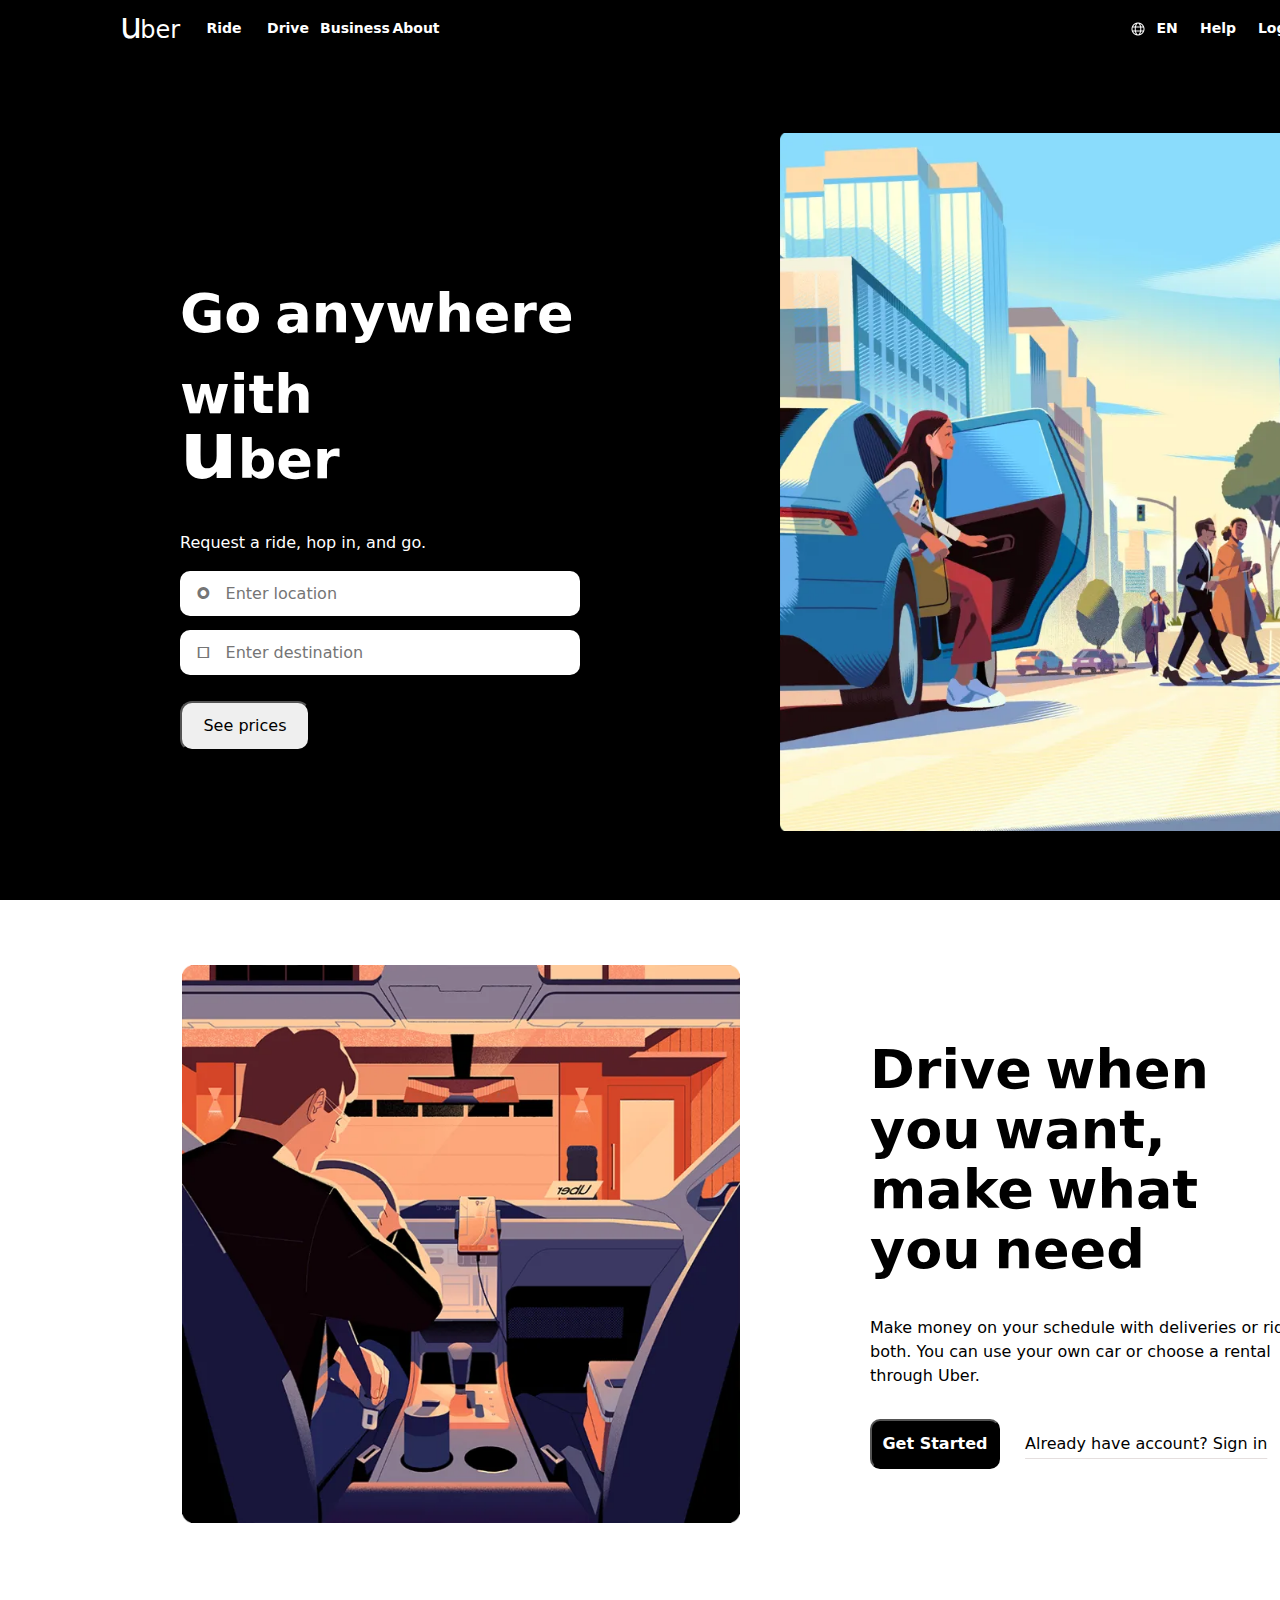
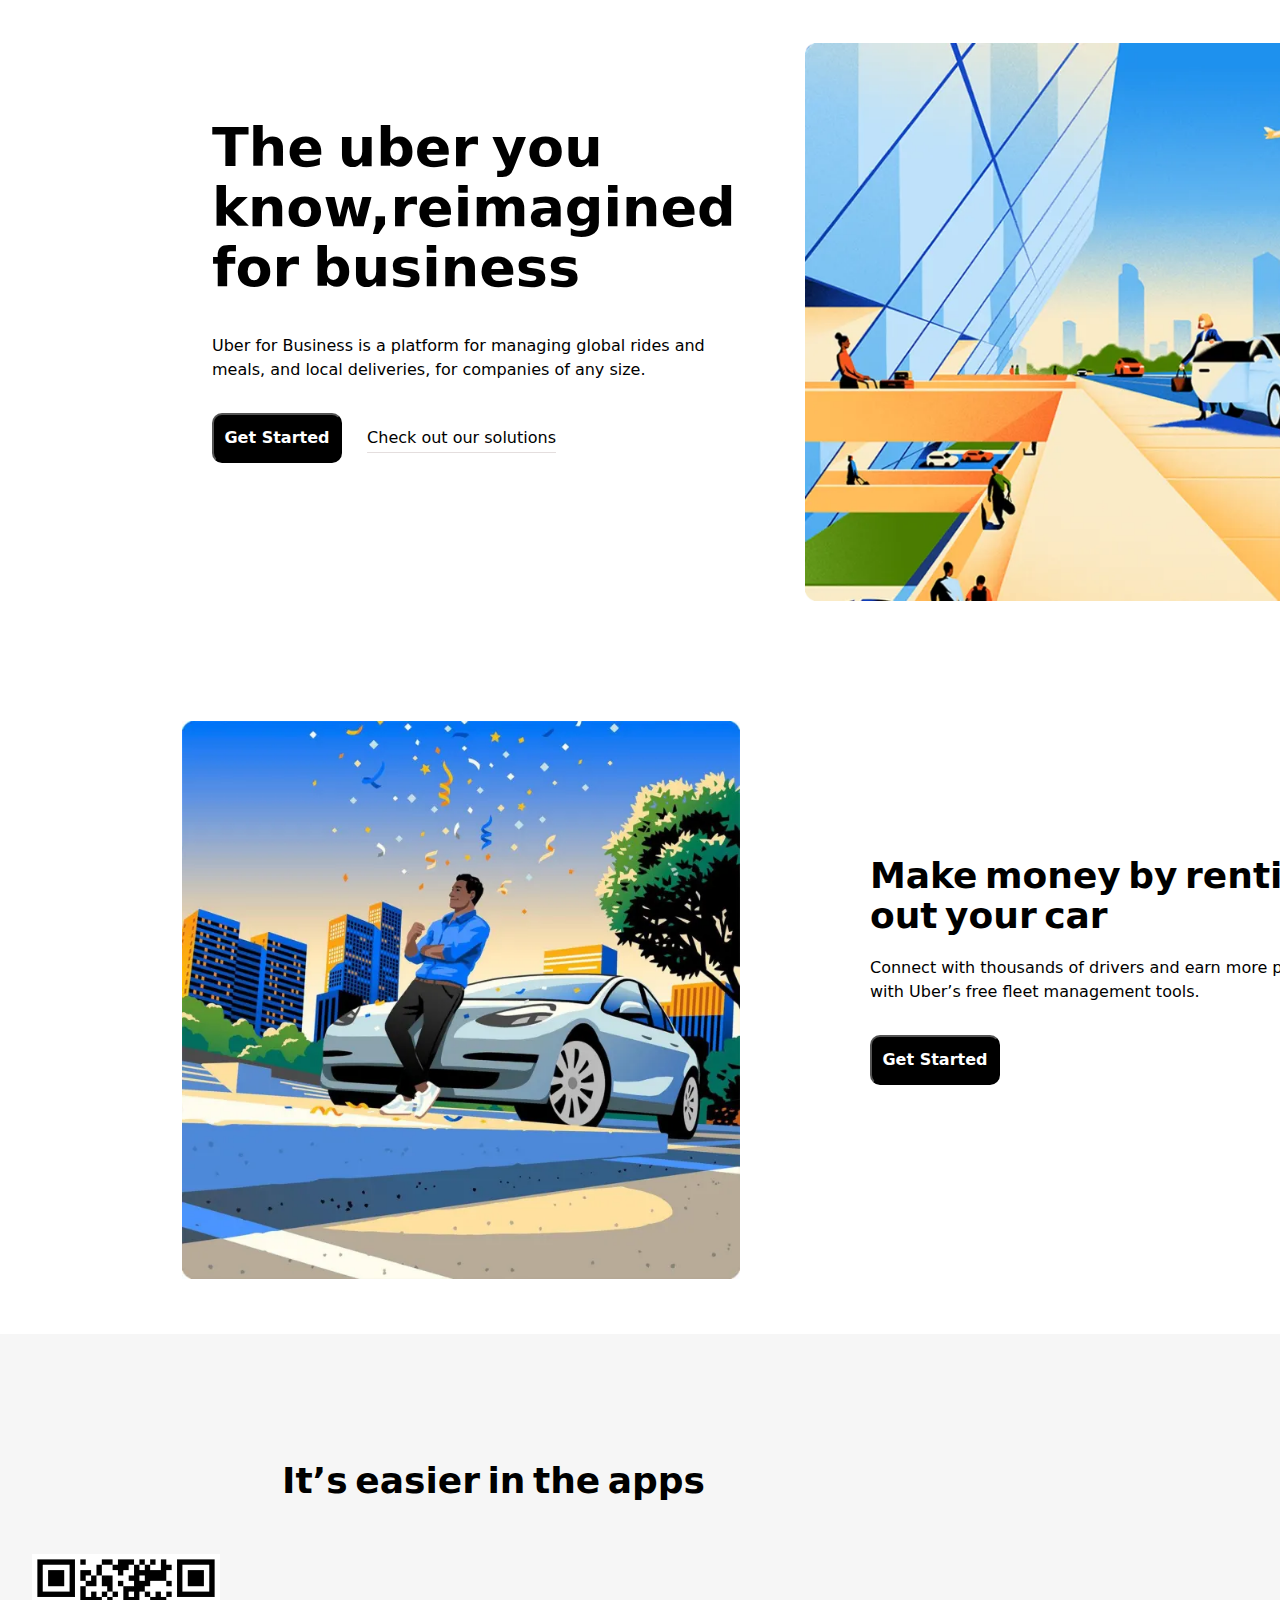
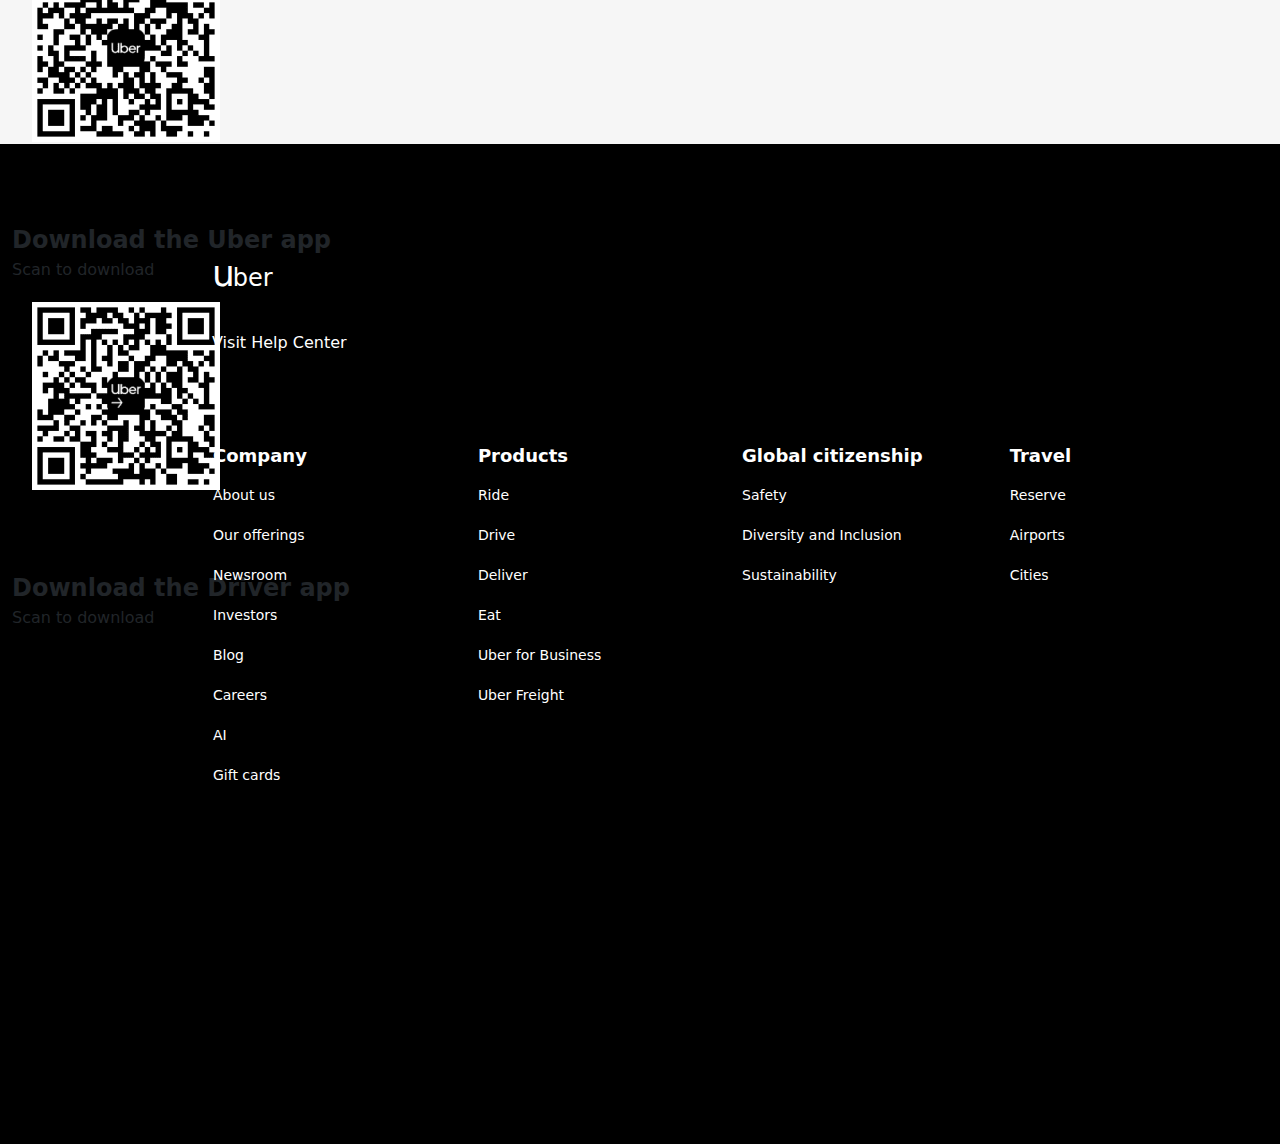
<file: uber/uber.html>
<!DOCTYPE html>
<html lang="en">
    <head>
        <meta charset="UTF-8">
        <meta name="viewport" content="width=device-width,initial-scale=1.0">
        <title>Uber Clone</title>
        <link href="https://cdn.jsdelivr.net/npm/bootstrap@5.3.3/dist/css/bootstrap.min.css" rel="stylesheet">
        <script src="https://cdn.jsdelivr.net/npm/bootstrap@5.3.3/dist/js/bootstrap.bundle.min.js"></script>
        <link rel="stylesheet" href="uber.css">
    </head>
    <body>
        <!-- Header Section -->
        <header >
            <a href="#" class="uber-text">uber</a>
        <nav class="navbar-left mt-3">
            <ul>
                <li><a href="">Ride</a></li>
                <li><a href="">Drive</a></li>
                <li><a href="">Business</a></li>
                <li><a href="">About</a></li>
            </ul>
        </nav>
        <nav class="navbar-right mt-3 ">
            <ul> 
                <li><img src="uber-images/icons8-globe-64.png" alt="globe image" class="global-image">&nbsp;&nbsp;<a href="">EN</a></li>
                <li><a href="">Help</a></li>
                <li><a href="">Log in</a></li>
                <li><button class="sign-up-button">Sign up</button></li>
            </ul>
        </nav>
        <div class="head-container">
            <div class="input-div">
                <p class="Go-uber">Go anywhere with <span class="uber">uber</span></p>
                <p class="text-white">Request a ride, hop in, and go.</p>
                <input type="text" class="input-location" placeholder="   &#128905;   Enter location">
                <input type="text" class="input-location" placeholder="   &#128913;   Enter destination">
                <button class="see-prices-button">See prices</button>
            </div>
            <div class="image-div"><img src="uber-images/Ride-with-Uber.webp" alt="Ride with Uber" width="558px" height="697.5px"></div>
        </div>
         </header>
         <!-- Header End -->
          <!-- Main Section -->
           <main>
            <div class="container">
                <div class="image-main"><img src="uber-images/earner-illustra.webp" alt="Earner" width="558px" height="558px"></div>
                <div class="div">
                    <p class="text-main">Drive when you want, make what you need</p>
                    <pre class="description-text text-black">
Make money on your schedule with deliveries or rides—or 
both. You can use your own car or choose a rental
through Uber.</pre>
                        <button class="get-started-button">Get Started</button>
                        <a href="#" class="have-account">Already have account? Sign in</a>
                </div>
            </div>

            <div class="container">
                <div class="div">
                    <p class="text-main">The uber you know,reimagined for business</p>
                    <pre class="description-text text-black">
Uber for Business is a platform for managing global rides and
meals, and local deliveries, for companies of any size.</pre>
                        <button class="get-started-button">Get Started</button>
                        <a href="#" class="have-account">Check out our solutions</a>
                </div>
                <div class="image-main"><img src="uber-images/u4b-square.webp" alt="uber-square" width="558px" height="558px"></div>
            </div>

            <div class="container">
                <div class="image-main"><img src="uber-images/fleet-management.webp" alt="management" width="558px" height="558px"></div>
                <div class="div">
                    <p class="last-text-main">Make money by renting out your car</p>
                    <pre class="description-text text-black">
Connect with thousands of drivers and earn more per week
with Uber’s free fleet management tools.</pre>
                        <button class="get-started-button">Get Started</button>
                </div>
            </div>

            <div class="container-fluid qr-div">
                <div class="container qr-container">
                <p class="qr-text">It’s easier in the apps</p>
                </div>
                <div class="qr">
                    <img src="uber-images/Final-Download-Uber-App.webp" class="uber-app" alt="uber-app-qr" >
                    <div class="download-container">
                    <span class="download-text">Download the Uber app</span>
                    <span>Scan to download</span>
                </div>
                </div>

                <div class="qr">
                    <img src="uber-images/QR_https___t.uber.com_download-driver-app.webp" class="uber-app" alt="driver-app-qr" >
                <div class="download-container">
                    <span class="download-text">Download the Driver app</span>
                    <span>Scan to download</span>
                </div>
                </div>
            </div>
           </main>
           <!-- Main End -->
            <!-- Footer Start -->
             <footer>
                <div class="container-fluid footer-div">
                    <p class="uber-text">uber</p>
                    <p class="visit-text">Visit Help Center</p>
                    <table>
                        <tr>
                            <th>Company</th>
                            <th>Products</th>
                            <th>Global citizenship</th>
                            <th>Travel</th>
                        </tr>

                        <tr>
                            <td>About us</td>
                            <td>Ride</td>
                            <td>Safety</td>
                            <td>Reserve</td>
                        </tr>

                        <tr>
                            <td>Our offerings</td>
                            <td>Drive</td>
                            <td>Diversity and Inclusion</td>
                            <td>Airports</td>
                        </tr>

                        <tr>
                            <td>Newsroom</td>
                            <td>Deliver</td>
                            <td>Sustainability</td>
                            <td>Cities</td>
                        </tr>

                        <tr>
                            <td>Investors</td>
                            <td>Eat</td>
                            <td></td>
                            <td></td>
                        </tr>

                        <tr>
                            <td>Blog</td>
                            <td>Uber for Business</td>
                            <td></td>
                            <td></td>
                        </tr>

                        <tr>
                            <td>Careers</td>
                            <td>Uber Freight</td>
                            <td></td>
                            <td></td>
                        </tr>

                        <tr>
                            <td>AI</td>
                            <td></td>
                            <td></td>
                            <td></td>
                        </tr>

                        <tr>
                            <td>Gift cards</td>
                            <td></td>
                            <td></td>
                            <td></td>
                        </tr>

                    </table>

                    <button id="scrollToTopBtn">&uarr;</button>

                        <img src="uber-images/icons8-facebook-24.png" alt="jshdfaufdkgh" style="color: red;">


                </div>
             </footer>
             <!-- Footer End -->
             <script>
                // Get the button
                let mybutton = document.getElementById("scrollToTopBtn");
            
                // When the user scrolls down 20px from the top of the document, show the button
                window.onscroll = function() {
                    scrollFunction();
                };
            
                function scrollFunction() {
                    if (document.body.scrollTop > 60 || document.documentElement.scrollTop > 60) {
                        mybutton.style.display = "block";
                    } else {
                        mybutton.style.display = "none";
                    }
                }
            
                // When the user clicks on the button, scroll to the top of the document
                mybutton.onclick = function() {
                    document.body.scrollTop = 0; // For Safari
                    document.documentElement.scrollTop = 0; // For Chrome, Firefox, IE and Opera
                };
            </script>
            
    </body>

</html>
</file>
<file: kfc.css>
body,html {
    margin: 0;
}
body::-webkit-scrollbar {
    display: none;
}
header {
    background-color: white;
    position: fixed;
    top: 0;
    left: 0;
    width: 100%;
    z-index: 1000;
    margin-top: 0px;
    margin-bottom: 100px;
}
main {
    padding-top: 150px;
}
.container-head {
    background-color: white;
    display: flex;
   justify-content: center;
   margin-bottom: 1px;
}
.location-image {
   margin-right: 10px;
   width: 14px;
}
.text-location {
    font-family: sans-serif;
    font-weight: normal;
    font-size: 14px;
    margin-right: 10px;
    color: #202124;
}
.set-location-button {
    color: white;
    background-color: black;
    font-weight: bold;
    font-size: 12px;
    border-radius: 28px;
    width: 100px;
    height: 30px;
    cursor: pointer;
    margin-top: 6px;
    text-align: center;
}
.hr-head {
    width: 101%;
    margin-top: 0px;
    background-color: rgb(216, 212, 212);
}
.menu-div {
    display: flex;
    margin-top: 20px;
    margin-bottom: 28px;
}
.menu,.deals {
    margin-right: 50px;
    font-family: sans-serif;
    font-size: 14px;
    color: #202124;
    font-weight: medium;
}

.kfc-text-image {
    margin-top: 10px;
    margin-left: 120px;
    margin-right: 50px;

}
.container-menu {
    display: grid;
    grid-template-columns: 1200px 200px;
}
.sign-in-div {
    display: flex;
    align-items: center;
    position: relative;
}
.sign-in-text {
    font-family: sans-serif;
    font-size: 14px;
    color: black;
    font-weight: bolder;
    padding: 7px 18px 7px 18px;    
    border-right:2px solid lightgray;
    margin-right: 18px;
}
.cart {
    position: relative;
}
.cart-count {
    color: black;
    position: absolute;
    top: 50%;
    left: 50%;
    transform: translate(-50%, -50%);
    text-align: center;
    font-size: 10px;
    font-family: sans-serif;
    font-weight: 900;
}
.order {
    display: flex;
    justify-content: center;
    align-items: center;
    width: 100%;
    background-color: #202124;
    height: 68px;
}
.order p {
    /* font-family: sans-serif; */
    font-family: 'Roboto Condensed', sans-serif;
    font-size: 18px;
    font-weight: bold;
    color: white;
    margin-right: 15px;
}
.start-order {
    background-color: #E4002B;
    color: white;
    border-radius: 25px;
    height: 45px;
    width: 160px;
    border: none;
}
.start-order:hover {
    background-color: rgb(203, 6, 6);
}
.home-image {
    margin-bottom: 100px;
}
.menu-title {
    display:block;
    font-family: 'Roboto Condensed',sans-serif;
    color: #202124;
    font-weight: 900;
    font-size: 34px; 
    margin-left: 275px;
    letter-spacing: -2px;
}
.hr-categories {
    background-color: rgb(216, 212, 212);
    margin-top: -25px;
    margin-left: 320px;
    margin-bottom: 90px;
    width: 63%;
}
.card-container {
    display: grid;
    grid-template-columns: repeat(4,268.8px);
    column-gap: 24px;
    row-gap: 24px;
}
.card {
    display: grid ;
    grid-template-rows: 199.1px 70px;
}
.card-image {
    border-top-left-radius: 5px;
    border-top-right-radius: 5px;

}
.container {
    width: 270px;
    display: flex;
    justify-content: center;
    align-items: center;
    background-color:rgb(248, 247, 245);
    border-bottom-right-radius: 5px;
    border-bottom-left-radius: 5px;

}
.container-text {
    font-family: 'Roboto Condensed',sans-serif;
    color: #202124;
    letter-spacing: -1px;
    font-size: 18px; 
}
.card-image-view {
    background-color:rgb(248, 247, 245);
    border-top-left-radius: 5px;
    border-top-right-radius: 5px;
    padding-left: 30.725px;
    padding-right: 30.725px;
}
.container-text-view {
    color: #202124;
    font-size: 14px; 
    font-family: sans-serif;
    font-weight: 600;
    letter-spacing: 1px;
}
.offer-card-div {
    margin-top: 100px;
    background-color: #202124;
    height: 800px;
}
.rectangle {
    display: inline-block;
    margin-right: 12px;
    text-align: left;
    background-color:#E4002B;
    width: 16.41px;
    height: 41.3px;
}
.rectangle-div {
    margin-left: 230px;
}
.offer-card-heading {
    display: flex;
    font-family: 'Roboto Condensed',sans-serif;
    font-size: 38px;
    color: white;
    letter-spacing: -1.5px;
    font-weight: 550;
    margin-top: 60px;
    margin-bottom: 40px;
}
.view-deals {
    margin-top: 7px;
    margin-left: 580px;
    color: white;
    font-size: 13px; 
    font-family: sans-serif;
    font-weight: 600;
    letter-spacing: 1px;
}
.white-arrow {
    vertical-align: -2.5px;
    font-size: 25px;
}
.offer-cards-menu {
    display: grid;
    grid-template-columns: repeat(9,310px);
    column-gap: 35px;
    overflow: auto;
    margin-left: 230px;
}
.offer-card {
    display: grid;
    grid-template-rows: 234.81px 92px 72px ;
}
.offer-container {
    background-color: white;
    height: 164px;
    width: 310px;
    margin-top: 0;
    display: flex;
    flex-direction: column;
    align-items: center;
    text-align: center;
    border-bottom-right-radius: 5px;
    border-bottom-left-radius: 5px; 
}
.offer-container-heading {
    margin: 0;
    padding: 0;
    color: #E4002B;
    font-family: 'Roboto Condensed',sans-serif;
    font-size: 34px;
    font-weight: 900;
    letter-spacing: -1.5px;
    text-align: center;
}
.offer-container-text {
    padding-left: 25px;
    padding-right: 15px;
    font-family: sans-serif;
    font-size: 14px;
    color: #202124;
    letter-spacing: 0px;
}
.View-Details {
    font-family: sans-serif;
    font-size: 14px;
    color: #494949;
    margin-left: 20px;
    margin-right: 25px;
    font-weight: 500;
}
.View-Details:hover {
    background-color: rgb(227, 227, 227);
}
.apply-offer-button {
    width: 162.2px;
    height: 46.58px;
    color: #202124;
    font-family: sans-serif;
    font-size: 14px;
    background-color: white;
    border-radius: 30px;
    border-width: 1px;
    font-weight: 500;
}
.apply-offer-button:hover{
    color: white;
    background-color: black;
}
.offer-image {
    border-top-left-radius: 5px;
    border-top-right-radius: 5px;
}
footer {
    display: grid;
    grid-template-columns: 250px 176px 145px 160px 220px 200px 145px 100px;
    column-gap: 0px;
    height: 300px;
    background-color: #202124;
    align-items: start;
}
.kfc-logo {
    margin-left: 120px;

}
.links
{
}
.links ul{
    list-style-type: none;
    line-height: 28px;
}
.links ul a{
    font-family: sans-serif;
    color: #e3e3e3;
    font-size: 14px;
    text-decoration: none;
}
.links ul a:hover{
    color: white;
}
.find-kfc a{
    font-family: sans-serif;
    color: #e3e3e3;
    font-size: 14px;
}
.Copyright {
    font-family: sans-serif;
    margin-top: 62px;
    font-size: 12px;
    text-align: right;
    color: #dbdbdb;
    width: 835px;
}
.social-media {
    margin-top: 60px;
    margin-left: 1000px;
    word-spacing: 8px;
    width: 200px;
}
</file>
<file: uber-responsive/uber-responsive.css>
body,html {
    margin: 0;
    padding: 0;
    overflow-x: hidden;

}
header {
    font-family: system-ui, "Helvetica Neue", Helvetica, Arial, sans-serif;;
    background-color: black;
}
@media (max-width:1199.98px) {
    .font-sm-20 {
        font-size: 20px;
    }
}
@media (min-width:1200px) {
    .font-lg-24 {
        font-size: 24px;
    }
}
a {
    letter-spacing: 0px;
    color: white;
    text-decoration:none;
}
.uber-text-first-letter {
    letter-spacing: -2px;
    font-size: 1.5em;
    font-weight: 350;
}
nav ul {
    list-style-type: none;
}
.navbar-left ul li {
    float: left;
    border-radius: 50px;
    width: 4em;
    height: 2em;
}
nav ul li a{
    font-size: 14px;
    font-weight: 600;
    margin: 0;
}
.navbar-right ul {
    color: white;
    display: flex;
}
.navbar-right ul li {
    text-align: center;
    border-radius: 50px;
    width: 4em;
    height: 2em;
}
li:hover {
    background-color: rgb(40, 40, 40);
}
.sign-up-button {
    background-color: white;
    width: 72px;
    padding: 6px 5px 7px 5px;
    border-radius: 20px;
    font-weight: 500;    
    font-size: 14px;
    margin-top: -4px;
}
.global-image {
    width: 16px;
}
.relative-position {
}
.input-div {
    
}
.image-div {
}
.image-div img{
}
.Go-uber {
    color: white;
    font-weight: 700;
    font-size: 54px;
    word-spacing: -5px;
    width: 500px;
}
.uber {
    display: block;
    line-height: 30px;
    margin-bottom: 40px;
}
.uber::first-letter {   
    font-size: 1.5em;
    font-weight: 600;
}
.input-location {
    color: black;
    width: 400px;
    height: 45px;
    border-radius: 10px;
    border: none;
    margin-bottom: 14px;
}
.see-prices-button {
    width: 130px;
    height: 50px;
    border-radius: 12px;
    font-weight: 500;
    margin-top: 12px;
}
.see-prices-button:hover{
    background-color: rgb(238, 238, 238);
    transition: 0.15s;
}

main {
    background-color: white;
}
.container-uber {
    margin-bottom: 55px;
}
.image-main {
    margin-top: 65px;
 }
  .div {
}
.text-main {
    display: inline-block;
    color: black;
    font-weight: 700;
    font-size: 54px;
    word-spacing: -5px;
    width: 400px;
    line-height: 60px;
}
.last-text-main {
    display: inline-block;
    color: black;
    font-weight: 700;
    font-size: 36px;
    word-spacing: -5px;
    width: 500px;
    line-height: 40px;
    margin-bottom: 0px;
}
.description-text {
    font-family: system-ui, "Helvetica Neue", Helvetica, Arial, sans-serif;;
    font-size: 16px;
    margin-top: 20px;
}
.get-started-button {
    color: white;
    background-color: black;
    width: 130px;
    height: 50px;
    border-radius: 10px;
    font-weight: 600;
    margin-top: 15px;
}
.get-started-button:hover {
    background-color: rgb(51, 51, 51);
    transition: 0.15s;
}
.have-account {
    margin-left: 20px;
    text-decoration: underline;
    text-underline-offset: 9px;
    text-decoration-color: rgb(228, 222, 222);
    color: black;
    font-size: 16px;
}


.qr-div {
    background-color: rgb(246, 246, 246);
}
.qr.container{
}
.qr-text {
    color: black;
    font-weight: 700;
    font-size: 36px;
    word-spacing: -5px;
}
.qr-container {
    display: flex;
}
.qr-first {
    background-color: white;
}
.qr-second {
    display: inline-block;
    background-color: white;
}
.qr-image {
}
.uber-app {
}
.download-container {
    display: flex;
    flex-direction: column;
}
.download-container span{
}
.download-text {
    font-size: 24px;
    font-weight: 700;
}

footer {
    height: 1000px;
    margin: 0;
    padding: 0;
    background-color: black;
    color: white;
}
.footer-div {
    padding-top: 3px;
}
footer .uber-text:first-letter {
    letter-spacing: -2px;
    font-size: 1.5em;
    font-weight: 300;
}
footer .uber-text {
    margin-top: 100px;
    font-size: 24px;
}
footer .visit-text {
    font-size: 16px;
    margin-top: 30px;
}
footer table{
}
footer table th{
    font-size: 18px;
    font-weight: 600;
}
footer table td{
    font-size: 14px;
}
footer table th,td{
    text-align: left;
    width: 300px;
    height: 40px;
}
#scrollToTopBtn {
    position: fixed;
    bottom: 20px;
    right: 20px;
    display: none; /* Hidden by default */
    background-color:white; /* Blue background */
    color: black; /* White text */
    border: none;
    border-radius: 50%;
    cursor: pointer;
    z-index: 1000; /* Make sure it’s above other elements */
    width: 40px;
    height: 40px;
    font-size: 28px;
    text-align: center;
    transform: translateY(100%);
    transform: translateY(0);
}

#scrollToTopBtn:hover {

}
.icon-container {
    margin-top: 70px;
    margin-bottom: 60px;
}
.fa {
    width: 18px;
    /* margin-right: 90px; */
}
.icon {
    margin-right: 90px;
    
}
.fa-facebook {
    text-align: end;
    color: black;
    background-color: white;
    padding-top: 2px;
    padding-right: 1px;
}
footer span{
    font-weight: bold;
    margin-right: 20px;
    margin-left: auto;
}
.language-text {
    margin-left: 370px;
}
.play-store {
    margin-left: 150px;
}

.copyright-text,footer a {
    display: inline;
    margin-left: 200px;
    color: #AFAFAF;
    font-size: 12px;
}
.footer-links{
    list-style-type: none;
    display: flex;
    margin-top: 40px;
    margin-left: -30px;
}
.copyright-text{
    margin-right: 780px;

}
.footer-links li{

}
.footer-links a{
    margin: 0;
    margin-right: 30px;
}
</file>
<file: uber/uber.css>
body,html {
    margin: 0;
    padding: 0;
}
header {
    font-family: system-ui, "Helvetica Neue", Helvetica, Arial, sans-serif;;
    height: 900px;
    background-color: black;
    display: grid;
    grid-template-columns: 160px 295px 1fr;
}
a {
    font-size: 24px;
    letter-spacing: 0px;
    color: white;
    text-decoration:none;
    margin-left: 120px;
    margin-right: 0;
}
.uber-text:first-letter {
    letter-spacing: -2px;
    font-size: 35px;
    font-weight: 350;
}
nav ul {
    list-style-type: none;
}
.navbar-left ul li {
    float: left;
    text-align: center;
    border-radius: 50px;
    width: 4em;
    height: 2em;
}
nav ul li a{
    font-size: 14px;
    font-weight: 600;
    margin: 0;
}
.navbar-right {
    margin-left: 500px;
}
.navbar-right ul {
    color: white;
    display: flex;
    margin-left: 135px;
}
.navbar-right ul li {
    text-align: center;
    border-radius: 50px;
    width: 4em;
    height: 2em;
}
li:hover {
    background-color: rgb(40, 40, 40);
}
.sign-up-button {
    background-color: white;
    width: 72px;
    padding: 6px 5px 7px 5px;
    border-radius: 20px;
    font-weight: 500;    
    font-size: 14px;
    margin-top: -4px;
}
.global-image {
    width: 16px;
}
.head-container {
    display: flex;
}
.input-div {
    margin-left: 180px;
    margin-top: 140px;
}
.image-div {
  margin-left: 100px;
}
.image-div img{
    width: auto;
}
.Go-uber {
    display: inline-block;
    color: white;
    font-weight: 700;
    font-size: 54px;
    word-spacing: -5px;
    width: 500px;
}
.uber {
    display: block;
    line-height: 30px;
    margin-bottom: 40px;
}
.uber::first-letter {   
    font-size: 1.5em;
    font-weight: 600;
}
.input-location {
    color: black;
    width: 400px;
    height: 45px;
    border-radius: 10px;
    border: none;
    margin-bottom: 14px;
}
.see-prices-button {
    width: 130px;
    height: 50px;
    border-radius: 12px;
    font-weight: 500;
    margin-top: 12px;
}
.see-prices-button:hover{
    background-color: rgb(238, 238, 238);
    transition: 0.15s;
}
main {
    background-color: white;
}
.container {
    display: flex;
    margin-bottom: 55px;
}
.image-main {
    margin-top: 65px;
    margin-left: 100px;
 }
  .div {
    margin-left: 130px;
    margin-top: 140px;
}
.text-main {
    display: inline-block;
    color: black;
    font-weight: 700;
    font-size: 54px;
    word-spacing: -5px;
    width: 400px;
    line-height: 60px;
}
.last-text-main {
    display: inline-block;
    color: black;
    font-weight: 700;
    font-size: 36px;
    word-spacing: -5px;
    width: 500px;
    line-height: 40px;
    margin-top: 60px;
    margin-bottom: 0px;
}
.description-text {
    font-family: system-ui, "Helvetica Neue", Helvetica, Arial, sans-serif;;
    font-size: 16px;
    margin-top: 20px;
}
.get-started-button {
    color: white;
    background-color: black;
    width: 130px;
    height: 50px;
    border-radius: 10px;
    font-weight: 600;
    margin-top: 15px;
}
.get-started-button:hover {
    background-color: rgb(51, 51, 51);
    transition: 0.15s;
}
.have-account {
    margin-left: 20px;
    text-decoration: underline;
    text-underline-offset: 9px;
    text-decoration-color: rgb(228, 222, 222);
    color: black;
    font-size: 16px;
}
.qr-div {
    background-color: rgb(246, 246, 246);
    height: 410px;
}
.qr.container{
}
.qr-text {
    margin-top: 50px;
    padding-top: 70px;
    margin-left: 200px;
    color: black;
    font-weight: 700;
    font-size: 36px;
    word-spacing: -5px;
}
.qr-container {
    display: flex;
    margin-bottom: 10px;
}
.qr-first {
    background-color: white;
    margin-left: 95px;
    width: 540px;
}
.qr-second {
    display: inline-block;
    background-color: white;
    margin-left: 32px;
    width: 560px;
}
.qr-image {
}
.uber-app {
    padding: 20px;
}
.download-container {
    display: flex;
    flex-direction: column;
    margin-top: 60px;
}
.download-container span{
}
.download-text {
    font-size: 24px;
    font-weight: 700;
}
footer {
    height: 1000px;
    margin: 0;
    padding: 0;
    background-color: black;
    color: white;
}
.footer-div {
    padding-top: 3px;
}
footer .uber-text:first-letter {
    letter-spacing: -2px;
    font-size: 1.5em;
    font-weight: 300;
}
footer .uber-text {
    margin-top: 100px;
    margin-left: 200px;
    font-size: 24px;
}
footer .visit-text {
    font-size: 16px;
    margin-top: 30px;
    margin-left: 200px;
    margin-bottom: 80px;
}
footer table{
    margin-left: 200px;
}
footer table th{
    font-size: 18px;
    font-weight: 600;
}
footer table td{
    font-size: 14px;
}
footer table th,td{
    text-align: left;
    width: 300px;
    height: 40px;
}
#scrollToTopBtn {
    position: fixed;
    bottom: 20px;
    right: 20px;
    display: none; /* Hidden by default */
    background-color:white; /* Blue background */
    color: black; /* White text */
    border: none;
    border-radius: 50%;
    cursor: pointer;
    z-index: 1000; /* Make sure it’s above other elements */
    width: 40px;
    height: 40px;
    font-size: 28px;
    text-align: center;
    transform: translateY(100%);
    transform: translateY(0);
}

#scrollToTopBtn:hover {

}
.icon-container {
    margin-top: 70px;
    margin-left: 200px;
    margin-bottom: 60px;
}
.fa {
    width: 18px;
    margin-right: 90px;
}
.icon {
    margin-right: 90px;
    
}
.fa-facebook {
    text-align: end;
    color: black;
    background-color: white;
    padding-top: 2px;
    padding-right: 1px;
}
footer span{
    font-weight: bold;
    margin-right: 20px;
    margin-left: auto;
}
.language-text {
    margin-left: 370px;
}
.play-store {
    margin-left: 200px;
}

.copyright-text,footer a {
    display: inline;
    margin-left: 200px;
    color: #AFAFAF;
    font-size: 12px;
}
.footer-links{
    list-style-type: none;
    display: flex;
    margin-top: 40px;
    margin-left: -30px;
}
.copyright-text{
    margin-right: 780px;

}
.footer-links li{

}
.footer-links a{
    margin: 0;
    margin-right: 30px;
}
</file>
